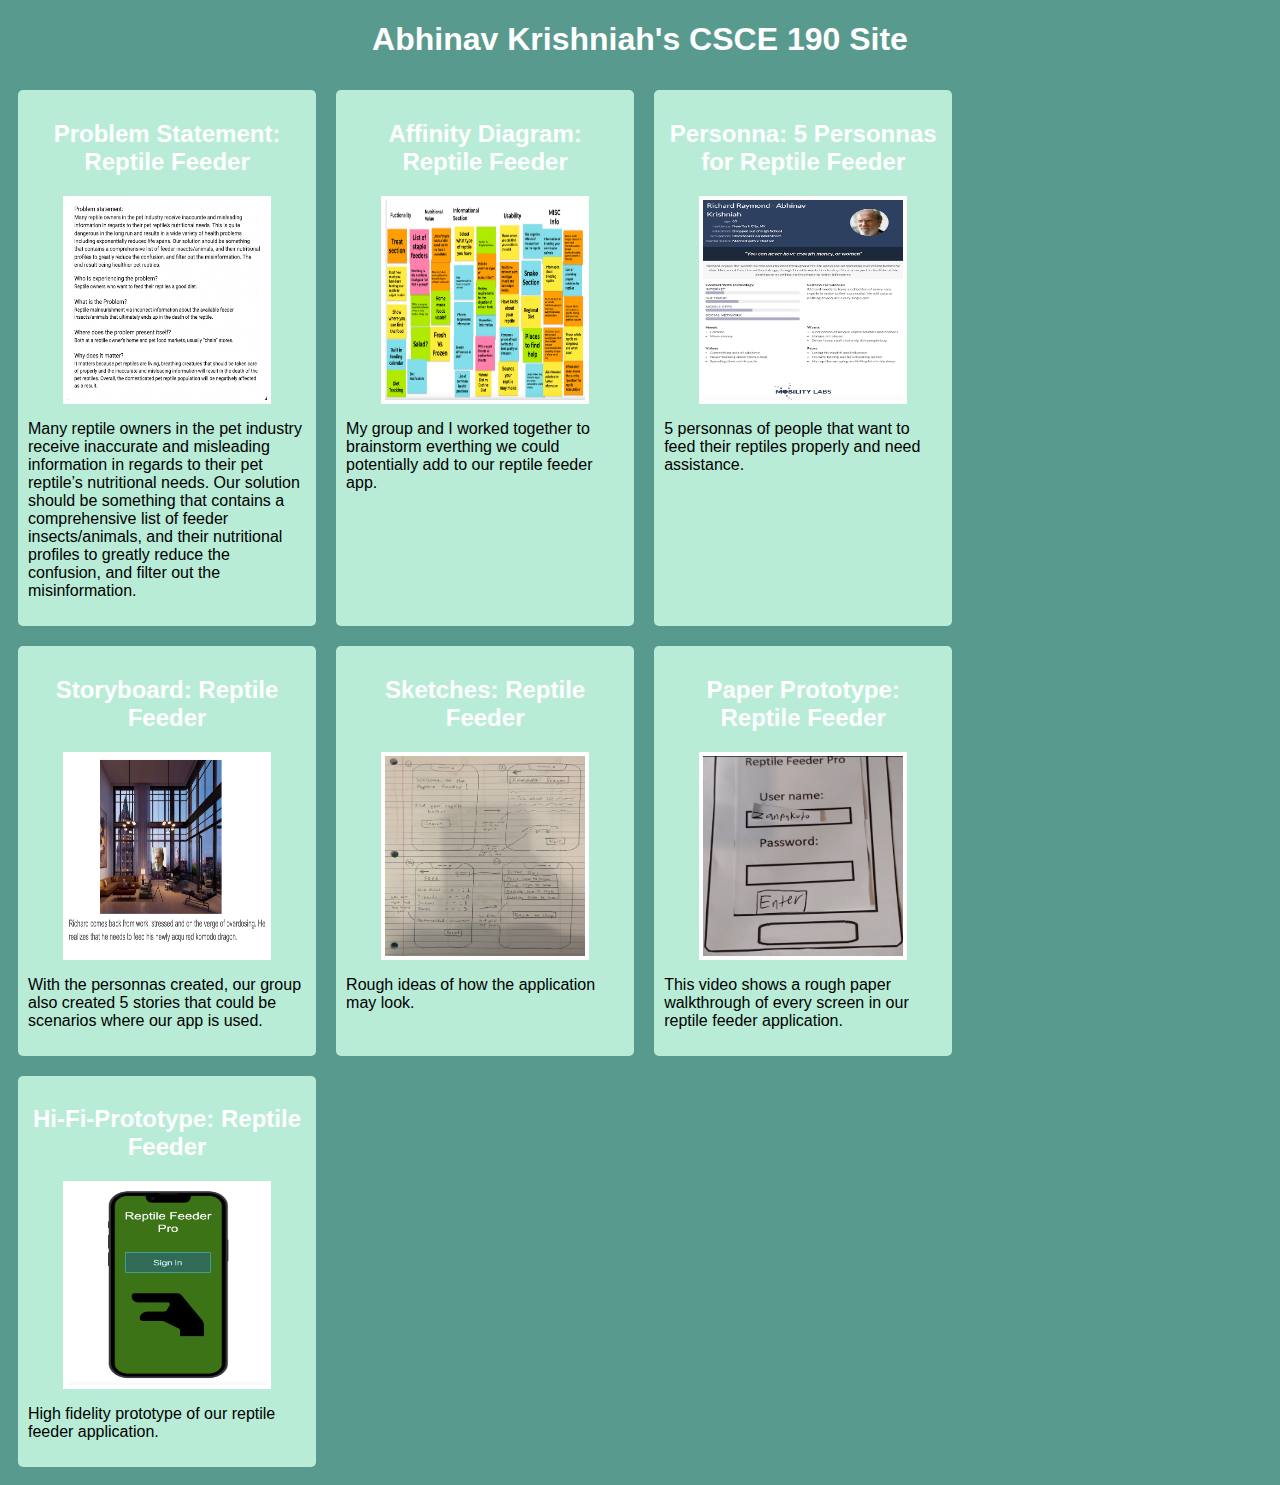
<file: index.html>
<!DOCTYPE html>
<html>
    <head>
        <title>CSCE 190: Abhinav Krishniah</title>
        <link rel="stylesheet" href="styles.css">
    </head>
    <body>
        <h1>Abhinav Krishniah's CSCE 190 Site</h1>

        <div class="assignments">
            <!-- Problem Statement Assignment-->
            <section class="assignment">
                <a href="files/problem-statement.pdf">
                    <h2>Problem Statement: Reptile Feeder</h2>
                </a>
                <a href="files/problem-statement.pdf">
                    <img src="images/problem-statement.png">
                </a>
                 <p>
                    Many reptile owners in the pet industry receive inaccurate and misleading information in regards to their pet reptile’s nutritional needs.  Our solution should be something  that contains a comprehensive list of feeder insects/animals, and their nutritional profiles to greatly reduce the confusion, and filter out the misinformation.
                </p>
            </section>

            <!-- Affinity Diagram Assignment-->
            <section class="assignment">
                <a href="files/affinity-diagram.pdf">
                    <h2>Affinity Diagram: Reptile Feeder</h2>
                </a>
                <a href="files/affinity-diagram.pdf">
                    <img src="images/affinity-diagram.png">
                </a>
                <p>
                    My group and I worked together to brainstorm everthing we could potentially add to our reptile feeder app.
                </p>
            </section>

            <!-- Personna Assignment-->
            <section class="assignment">
                <a href="files/personna.pdf">
                <h2>Personna: 5 Personnas for Reptile Feeder</h2>
                </a>
                <a href="files/personna.pdf">
                    <img src="images/personna.png">
                </a>
                <p>
                    5 personnas of people that want to feed their reptiles properly and need assistance.
                </p>
            </section>

            <!-- Storyboard Assignment-->
            <section class="assignment">
                <a href="files/storyboard.pdf">
                    <h2>Storyboard: Reptile Feeder</h2>
                </a>
                <a href="files/storyboard.pdf">
                    <img src="images/storyboard.png">
                </a>
                <p>
                    With the personnas created, our group also created 5 stories that could be scenarios where our app is used.
                </p>
            </section>

            <!-- Sketches Assignment-->
            <section class="assignment">
                <a href="files/sketches.pdf">
                    <h2>Sketches: Reptile Feeder</h2>
                </a>
                <a href="files/sketches.pdf">
                    <img src="images/sketches.png">
                </a>
                <p>
                    Rough ideas of how the application may look.
                </p>
            </section>

            <!-- Paper Prototype Assignment-->
            <section class="assignment">
                <a href="https://www.youtube.com/watch?v=VTLx-ZzdwPI">
                    <h2>Paper Prototype: Reptile Feeder</h2>
                </a>
                <a href="https://www.youtube.com/watch?v=VTLx-ZzdwPI">
                    <img src="images/paper-prototype.png">
                </a>
                <p>
                    This video shows a rough paper walkthrough of every screen in our reptile feeder application.
                </p>
            </section>

            <!-- Hi-Fi-Prototype Assignment-->
            <section class="assignment">
                <a href="files/hi-fi-prototype/src/index.html">
                    <h2>Hi-Fi-Prototype: Reptile Feeder</h2>
                </a>
                <a href="files/hi-fi-prototype/src/index.html">
                    <img src="images/hi-fi-prototype.png">
                </a>
                <p>
                    High fidelity prototype of our reptile feeder application.
                </p>
            </section>
        </div>
    </body>
<html>
</file>
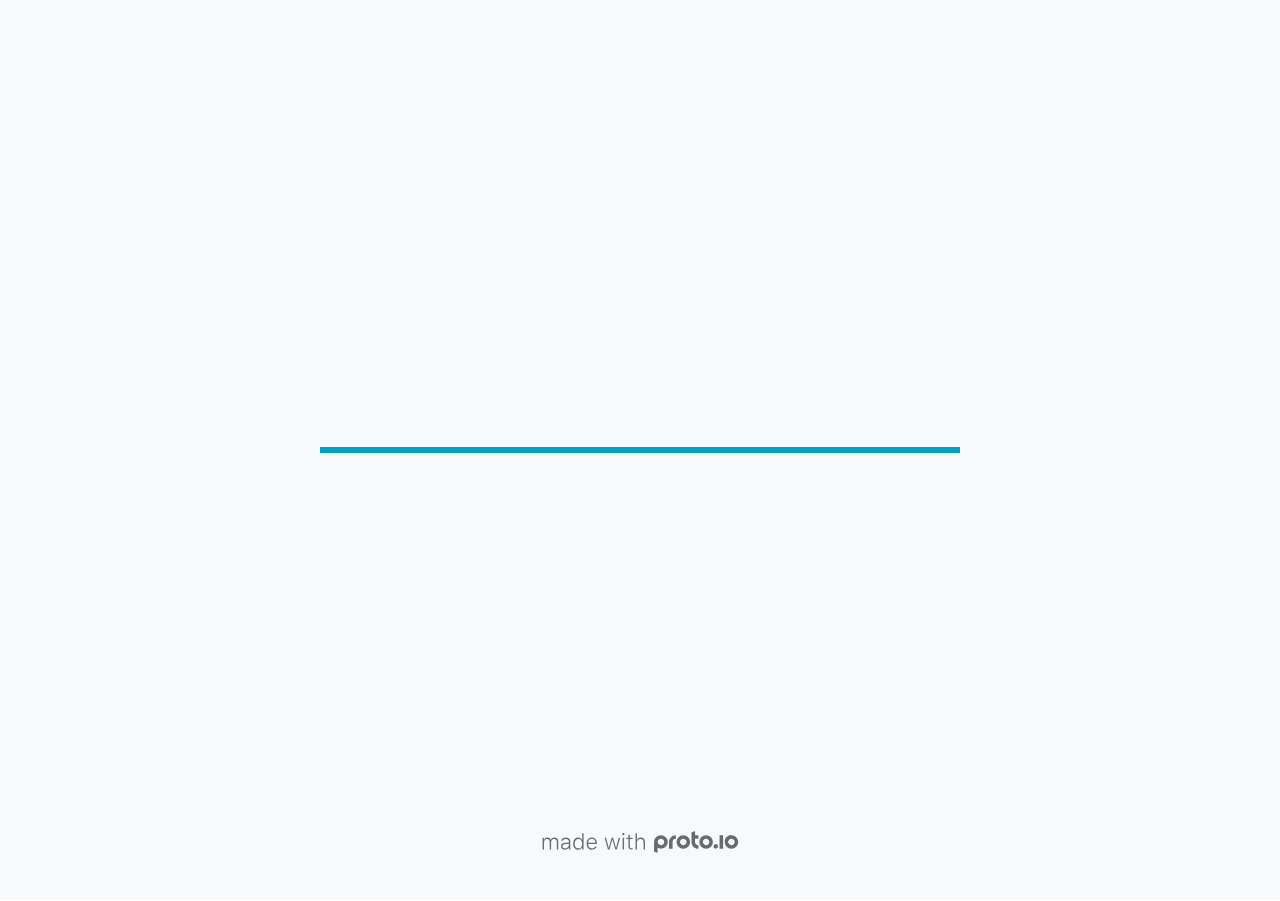
<file: files/hi-fi-prototype/src/index.html>
<!DOCTYPE HTML>
	<head>

		<meta charset="utf-8">

		<title>Gravitas Prototype - Proto.io</title>

		
			<meta name="HandheldFriendly" content="True">
			<meta name="MobileOptimized" content="390"> 

			
			
			
			<meta name="viewport" content="minimum-scale=1.00, maximum-scale=1.00, initial-scale=1.00, user-scalable=no, shrink-to-fit=no" />

			
				<meta name="apple-mobile-web-app-capable" content="yes" />
				<meta name="apple-mobile-web-app-status-bar-style" content="black-translucent" />
			

			<meta name="format-detection" content="telephone=no">


			

            
            <link rel="icon" sizes="192x192" href="./src/assets/branding/android-icon-hires.png">
            <link rel="icon" sizes="128x128" href="./src/assets/branding/android-icon.png">

            
            <link href="./src/assets/branding/apple-touch-icon-retina180.png" sizes="180x180" rel="apple-touch-icon">

            
            <link href="./src/assets/branding/apple-touch-icon-retina.png" sizes="114x114" rel="apple-touch-icon">

            
            <link href="./src/assets/branding/apple-touch-icon.png" sizes="57x57" rel="apple-touch-icon">

            
            <link href="./src/assets/branding/startup.png" media="(device-width: 320px)" rel="apple-touch-startup-image">

            
            <link href="./src/assets/branding/startup-retina.png" media="(device-width: 320px) and (device-height: 480px) and (-webkit-device-pixel-ratio: 2)" rel="apple-touch-startup-image">

            
            <link href="./src/assets/branding/startup-568.png" media="(device-width: 320px) and (device-height: 568px) and (-webkit-device-pixel-ratio: 2)" rel="apple-touch-startup-image">

            
            <link href="./src/assets/branding/startup-retina-6.png" media="(device-width: 375px) and (device-height: 667px) and (orientation: portrait) and (-webkit-device-pixel-ratio: 2)" rel="apple-touch-startup-image">

            
            <link href="./src/assets/branding/startup-retina-6plus.png" media="(device-width: 414px) and (device-height: 736px) and (orientation: portrait) and (-webkit-device-pixel-ratio: 3)" rel="apple-touch-startup-image">

            
            <link href="./src/assets/branding/startup-retina-6plus-landscape.png" media="(device-width: 414px) and (device-height: 736px) and (orientation: landscape) and (-webkit-device-pixel-ratio: 3)" rel="apple-touch-startup-image">

            
            <link href="./src/assets/branding/startup-ipad.png" media="(device-width: 768px) and (orientation: portrait)" rel="apple-touch-startup-image">

            
            <link href="./src/assets/branding/startup-ipad-landscape.png" media="(device-width: 768px) and (orientation: landscape)" rel="apple-touch-startup-image">

            
            <link href="./src/assets/branding/startup-ipad-retina.png" media="(device-width: 768px) and (orientation: portrait) and (-webkit-device-pixel-ratio: 2)" rel="apple-touch-startup-image">

            
            <link href="./src/assets/branding/startup-ipad-landscape-retina.png" media="(device-width: 768px) and (orientation: landscape) and (-webkit-device-pixel-ratio: 2)" rel="apple-touch-startup-image">

            
            <link href="./src/assets/branding/startup-ipad-pro.png" media="(device-width: 1024px) and (orientation: portrait) and (-webkit-device-pixel-ratio: 2)" rel="apple-touch-startup-image">

            
            <link href="./src/assets/branding/startup-ipad-pro-landscape.png" media="(device-width: 1024px) and (orientation: landscape) and (-webkit-device-pixel-ratio: 2)" rel="apple-touch-startup-image">

			<meta http-equiv="cleartype" content="on"> 


			 
		    <script type="text/javascript" src="./scripts/plugins/jquery/jquery.js"></script>

			
				<link rel="stylesheet" href="./stylesheets/player-export.css" />
				<script type="text/javascript" src="./scripts/player-export.js"></script>
			

			
			<script type="text/javascript" src="./libraries/common/components.js"></script> 
			<link type="text/css" rel="Stylesheet" href="./libraries/common/components.1.00.css" /> 

			
					<script type="text/javascript" src="./libraries/metro/components.js"></script> 
					<link type="text/css" rel="Stylesheet" href="./libraries/metro/components.1.00.css" /> 
				
					<script type="text/javascript" src="./libraries/ios7/components.js"></script> 
					<link type="text/css" rel="Stylesheet" href="./libraries/ios7/components.1.00.css" /> 
				
					<script type="text/javascript" src="./libraries/ios9/components.js"></script> 
					<link type="text/css" rel="Stylesheet" href="./libraries/ios9/components.1.00.css" /> 
				
				<script type="text/javascript" src="./data/data.js"></script> 
			
					<script type="text/javascript" src="./scripts/plugins/lottie/lottie.min.js"></script> 
					<script type="text/javascript" src="./bodymovin/bodymovinAnimations.js"></script> 

		<style>
			body { width: 390px; height: 844px; }
			.landscape, .landscape .prx-page { min-height: 390px; }
			.portrait, .portrait .prx-page { min-height: 844px; }
		</style>

		<script type="text/javascript">

			prx.ver = '6.8.11.0';
			prx.url.account = 'https://cadenwestover.proto.io';
			prx.url.staticassets = 'https://gal.proto.io';
			prx.url.devices = 'https://dteyv52hbg2at.cloudfront.net/devices';
			prx.url.static = 'https://dteyv52hbg2at.cloudfront.net';
			prx.url.siteurl = 'proto.io';
			prx.url.crossmsg = 'https://cadenwestover.proto.io';

			prx.nodejsassetsserver = {};
			prx.nodejsassetsserver.host = ".proto.io";
			prx.nodejsassetsserver.subdomainprefix = "https://a3";
			prx.nodejsassetsserver.maxsubdomains = "20";

			prx.device_library = 'ios9';
			prx.devices[prx.device] = {
				name: prx.device
				,defaultOrientation: 'portrait'
				,portrait_applies: 1 //new
				,portrait: [390,844]
				,landscape_applies: 1 //new
				,landscape: [844,390]
				,allow_orientation_change: 1 //new
				,statusbar_skin: 'default' // new
				,statusbarheightportrait: 0
				,statusbarheightlandscape: 0
				,navigationbar_skin: 'default' //new
				,navigationbarheightportrait: 0
				,navigationbarheightlandscape: 0
				,normalportrait: [390,844]
				,normallandscape: [844,390]
				,device_s3bucket: 'd745dfc1-3990-4cd7-b321-932497072f14'
				,dpr: '1.00'
				,deviceType: "iphone13"
                ,showiPhoneXNotch: false
                ,hasCustomSkinNotch: false
				,appleWatchRoundedCorners: false
				,scrollType: "default"
				,initialscale: 1.00
				,targetdensitydpi: "device-dpi"
			}
			// save a copy of the device in the player state
			prx.currentPlayerStatus.projectDevice = prx.toolbox.clone(prx.devices[prx.device]);
			prx.currentPlayerStatus.targetDevice = {"ISANDROIDTABLET":0,"ISIPOD":0,"ISCHROME":0,"ISIOS":1,"ISMSIE":0,"ISMOZILLA":0,"isAndroid-Pad":0,"ISOPERA":0,"ISWEBKIT":0,"SOSVERSION":{"CBUILDVER":"","CMAJORVER":"","CMINORVER":"","CTEXT":"","IMINORVER":0,"IMAJORVER":0,"IBUILDVER":0},"ISIPAD":0,"ISMOBILE":1,"ISSAFARI":0,"ISIPHONE":1,"ISWINDOWS":0,"ISWINDOWSTOUCH":0,"ISDEVICE":1,"ISANDROID":0,"ISCUSTOM":0};
			prx.releaseChannel = 'stable';

			prx.projectsettings.id = '2b2f5f1a-6f4e-4a61-b196-224c3a1b8ec1';
			prx.projectsettings.s3b = 'cadenwestover-1384777-a84d8d1c-f060-93a2-297e7acd2abedcc0';
			prx.projectsettings.account = 'cadenwestover';
			prx.projectsettings.statusbar = '0'; 
			prx.projectsettings.statusbarapplies = '0';
			prx.projectsettings.navigationbar = '0';
			prx.projectsettings.navigationbarapplies = '0';
			prx.projectsettings.initialpageid = -1;
			
			
			prx.projectsettings.flashactions = 1;
			prx.projectsettings.gatrackingcode = '';

			prx.export2html = '1' == true;
			prx.mobPlayer = 0;

			prx.user.country = 'US';

			prx.s3Links = []; 
			var sLinkedAssets = [];
			

			prx.csrf_token = '9C464F938D9ABF21FE89857ED26AC9E3C6127B0C6D239C4AF5EC1F5EEAF6BC36';

            

            
                            prx.assetsAccessToken = "eyJ0eXAiOiJKV1QiLCJhbGciOiJIUzI1NiJ9.eyJkIjp7InVpZCI6Ii0xIiwicHJvamVjdF9pZCI6IjJiMmY1ZjFhLTZmNGUtNGE2MS1iMTk2LTIyNGMzYTFiOGVjMSJ9LCJ2IjowLCJleHAiOjE2Njg4Mjk1NDIsImlhdCI6MTY2ODY0OTU0Mn0.5zgO0MJy0UlQrZ7RF-qpM1Quc6YvmpzJhEeORE-vVeo";

			prx.iniPlayer.iniPreLoad();

		</script>
	</head>

	

			<body class="player device-cursor-touch mobile-device-true " " id="mbd" >

				
				<div id="window-wrapper">
					<div id="dragarea"></div>
					<div id="statusbar"></div>
					<div id="underlay" style=""></div>

					<div class="prx-page" data-role="page" id="p-1" data-id="1"></div>
					
								<div class="prx-page" data-role="page" id="p-2" data-id="2"></div>
							
								<div class="prx-page" data-role="page" id="p-3" data-id="3"></div>
							
								<div class="prx-page" data-role="page" id="p-4" data-id="4"></div>
							
								<div class="prx-page" data-role="page" id="p-5" data-id="5"></div>
							
								<div class="prx-page" data-role="page" id="p-6" data-id="6"></div>
							
								<div class="prx-page" data-role="page" id="p-7" data-id="7"></div>
							
								<div class="prx-page" data-role="page" id="p-8" data-id="8"></div>
							
								<div class="prx-page" data-role="page" id="p-9" data-id="9"></div>
							
								<div class="prx-page" data-role="page" id="p-10" data-id="10"></div>
							
					<div id="navigationbar"></div>
					<div id="overlay"></div>
					<div id="trash"></div>
					<div id="quick-audios"></div>
				</div>

				 
			<div id="loader-wrapper">
				
				<div class="progress">
					<div class="progress-bar"></div>
				</div>
				<div id="poweredby"></div>
			</div>
			


			</body>
		

</html>
</file>
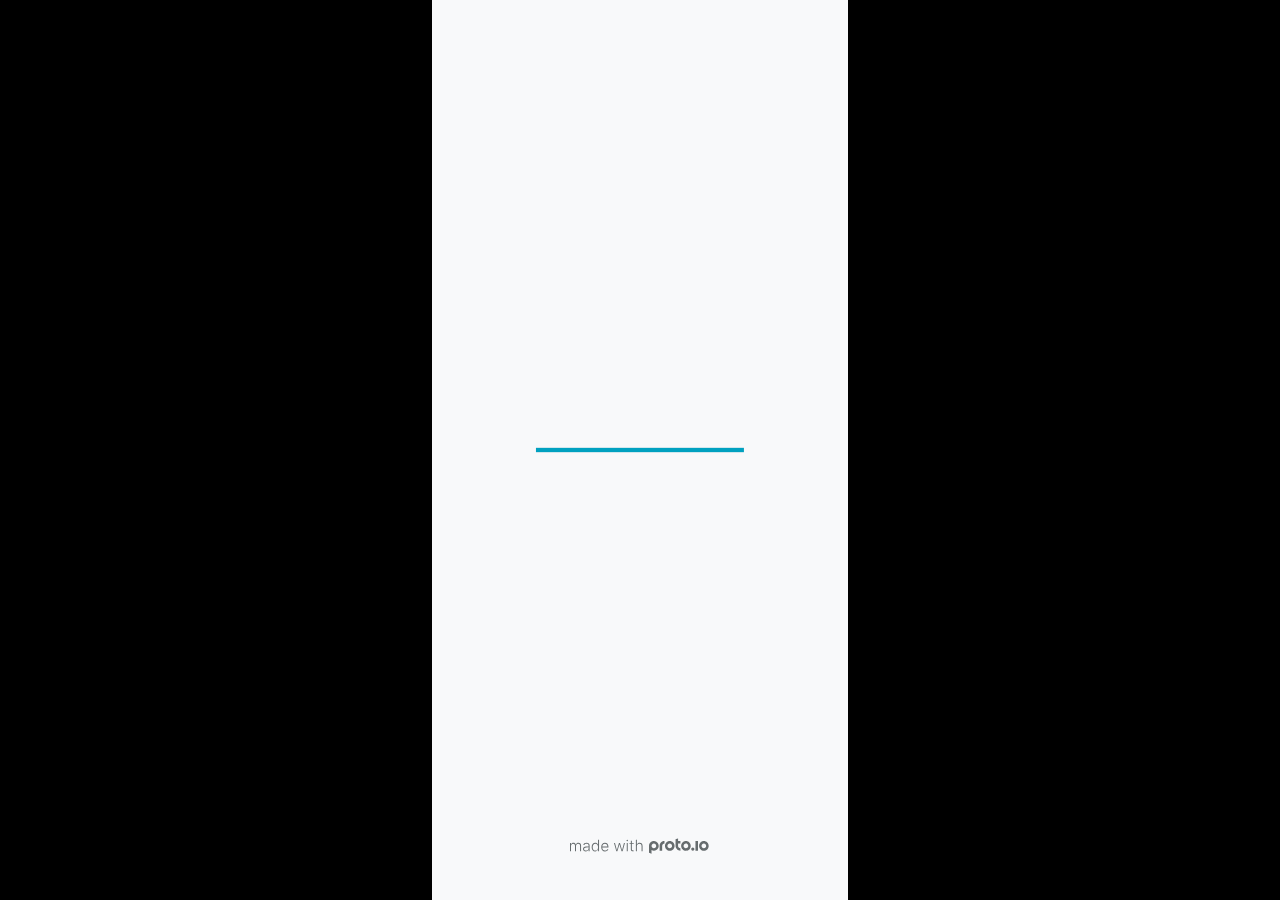
<file: files/hi-fi-prototype/fullscreen.html>
<!DOCTYPE HTML>
	<head>
		<meta charset="utf-8">

        
			<meta name="HandheldFriendly" content="True">
			<meta name="MobileOptimized" content="390"> 

			
			
			
			<meta name="viewport" content="minimum-scale=1, maximum-scale=1, initial-scale=1, user-scalable=no, shrink-to-fit=no" />

			
				<meta name="apple-mobile-web-app-capable" content="yes" />
				<meta name="apple-mobile-web-app-status-bar-style" content="black-translucent" />
			

			<meta name="format-detection" content="telephone=no">


			

            
            <link rel="icon" sizes="192x192" href="./src/assets/branding/android-icon-hires.png">
            <link rel="icon" sizes="128x128" href="./src/assets/branding/android-icon.png">

            
            <link href="./src/assets/branding/apple-touch-icon-retina180.png" sizes="180x180" rel="apple-touch-icon">

            
            <link href="./src/assets/branding/apple-touch-icon-retina.png" sizes="114x114" rel="apple-touch-icon">

            
            <link href="./src/assets/branding/apple-touch-icon.png" sizes="57x57" rel="apple-touch-icon">

            
            <link href="./src/assets/branding/startup.png" media="(device-width: 320px)" rel="apple-touch-startup-image">

            
            <link href="./src/assets/branding/startup-retina.png" media="(device-width: 320px) and (device-height: 480px) and (-webkit-device-pixel-ratio: 2)" rel="apple-touch-startup-image">

            
            <link href="./src/assets/branding/startup-568.png" media="(device-width: 320px) and (device-height: 568px) and (-webkit-device-pixel-ratio: 2)" rel="apple-touch-startup-image">

            
            <link href="./src/assets/branding/startup-retina-6.png" media="(device-width: 375px) and (device-height: 667px) and (orientation: portrait) and (-webkit-device-pixel-ratio: 2)" rel="apple-touch-startup-image">

            
            <link href="./src/assets/branding/startup-retina-6plus.png" media="(device-width: 414px) and (device-height: 736px) and (orientation: portrait) and (-webkit-device-pixel-ratio: 3)" rel="apple-touch-startup-image">

            
            <link href="./src/assets/branding/startup-retina-6plus-landscape.png" media="(device-width: 414px) and (device-height: 736px) and (orientation: landscape) and (-webkit-device-pixel-ratio: 3)" rel="apple-touch-startup-image">

            
            <link href="./src/assets/branding/startup-ipad.png" media="(device-width: 768px) and (orientation: portrait)" rel="apple-touch-startup-image">

            
            <link href="./src/assets/branding/startup-ipad-landscape.png" media="(device-width: 768px) and (orientation: landscape)" rel="apple-touch-startup-image">

            
            <link href="./src/assets/branding/startup-ipad-retina.png" media="(device-width: 768px) and (orientation: portrait) and (-webkit-device-pixel-ratio: 2)" rel="apple-touch-startup-image">

            
            <link href="./src/assets/branding/startup-ipad-landscape-retina.png" media="(device-width: 768px) and (orientation: landscape) and (-webkit-device-pixel-ratio: 2)" rel="apple-touch-startup-image">

            
            <link href="./src/assets/branding/startup-ipad-pro.png" media="(device-width: 1024px) and (orientation: portrait) and (-webkit-device-pixel-ratio: 2)" rel="apple-touch-startup-image">

            
            <link href="./src/assets/branding/startup-ipad-pro-landscape.png" media="(device-width: 1024px) and (orientation: landscape) and (-webkit-device-pixel-ratio: 2)" rel="apple-touch-startup-image">

			<meta http-equiv="cleartype" content="on"> 


			

		<title>Gravitas Prototype - Proto.io player</title>

		
				<link type="text/css" rel="stylesheet" href="./src/stylesheets/preview-letterbox-min.css">
				<script type="text/javascript" src="./src/scripts/preview-letterbox-min.js"></script>
			

		<script type="text/javascript">
			var prx = window.prx || {};
			prx.letterboxmode = true;
			prx.orientation = 'portrait';
			prx.orientations = {};
			prx.orientations.portrait = 1;
			prx.orientations.landscape = 1;
			prx.project = {};
			prx.project.id = '2b2f5f1a-6f4e-4a61-b196-224c3a1b8ec1';
			prx.project.title = 'Gravitas Prototype';
			prx.project.version = 0;
			prx.project.livepreview = 0;
			prx.project.account = "cadenwestover";
			prx.activePage = {};
			
				prx.user = false;
			
			prx.flashactions = 1;

			prx.device_library = 'ios9';
			prx.device = {
					name: prx.device
					,caption: "iPhone 13"
					,defaultOrientation: 'portrait'
					,portrait_applies: 1 //new
					,portrait: [390,844]
					,landscape_applies: 1 //new
					,landscape: [844,390]
					,allow_orientation_change: 1 && 1 //new

			}

			prx.url.crossmsg = 'https://cadenwestover.proto.io';
			prx.ver = '6.8.11.0';
			prx.exitFullScreenUrl = 'https://cadenwestover.proto.io/player/index.cfm?id=2b2f5f1a-6f4e-4a61-b196-224c3a1b8ec1';
			prx.openURL = '';
			prx.downloadURL = '';

			
		</script>

		

	</head>

	<body>

		
				<iframe id="pio-playerframe" src="./src/index.html" scrolling="NO" style="width: 390px; height: 844px;" webkitAllowFullScreen mozallowfullscreen allowFullScreen allowvr allow="autoplay"></iframe>
				
						<script type="text/javascript">
							// remove parameter from address bar immediately if no changes
							let url = new URL(window.location.href);
							url.searchParams.delete('hc');
							url.searchParams.delete('ap');
							window.history.replaceState({}, document.title, url.toString());
						</script>
					
	</body>

</html>
</file>
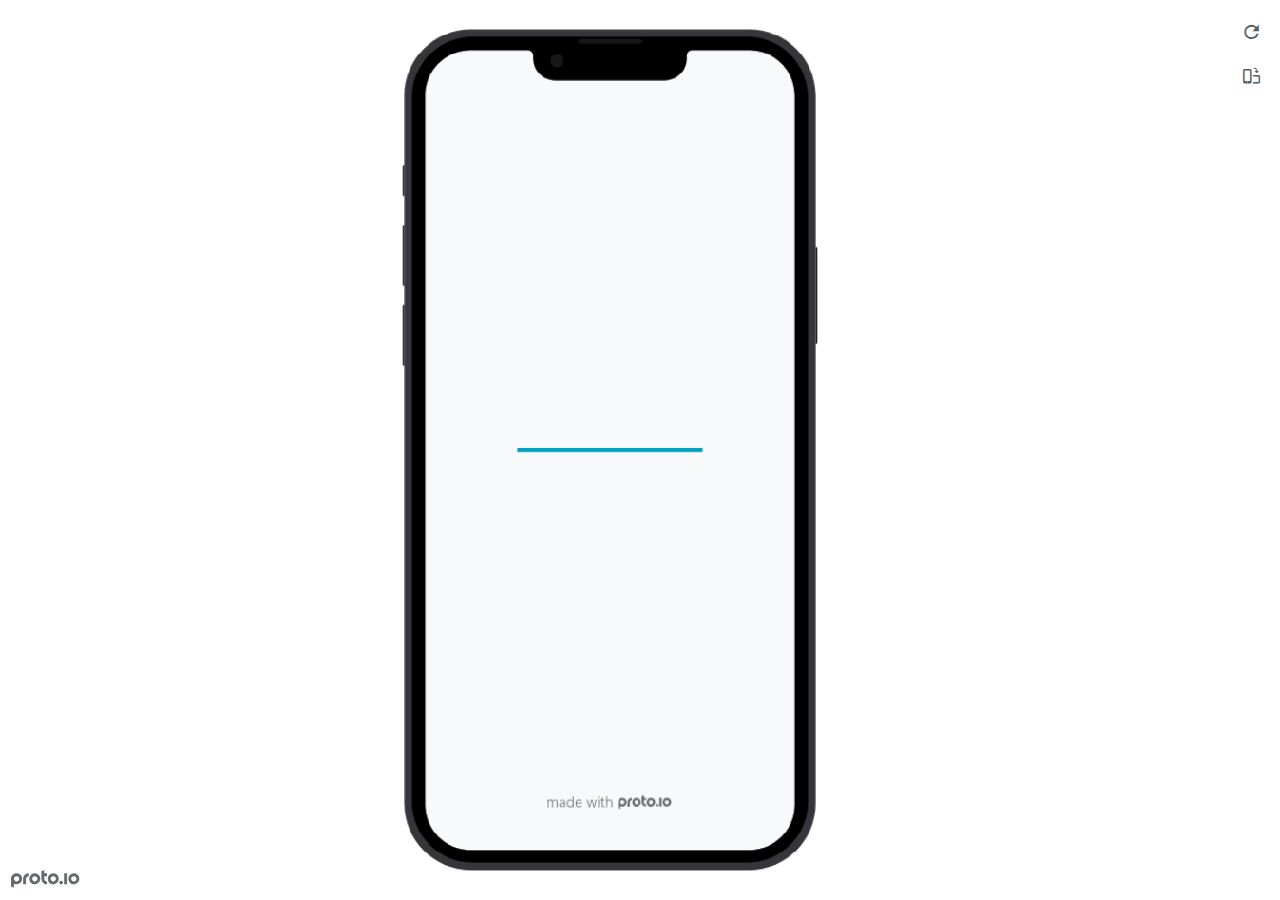
<file: files/hi-fi-prototype/preview.html>
<!DOCTYPE HTML>
    <head>
    <meta charset="utf-8">

    <title>Gravitas Prototype - Proto.io player</title>

    
				<link type="text/css" rel="stylesheet" href="./src/stylesheets/preview-export-min.css">
				<script type="text/javascript" src="./src/scripts/preview-export-min.js"></script>
			

    <script type="text/javascript">
        var prx = window.prx || {};
        prx.orientation = 'portrait';
        prx.orientations = {};
        prx.orientations.portrait = 1;
        prx.orientations.landscape = 1;
        prx.project = {};
        prx.project.id = '2b2f5f1a-6f4e-4a61-b196-224c3a1b8ec1';
        prx.project.title = 'Gravitas Prototype';
        prx.project.version = 0;
        prx.project.livepreview = 0;
        prx.project.account = "cadenwestover";
        prx.activePage = {};
        prx.usercountry = "us";
        
            prx.user = false;
        
        prx.skin = 'apple-phone-iphone13_13pro-1';
        prx.ver = '6.8.11.0';
        //prx.flashactions = 1;
		prx.flashactions = 1; //we are not using the DB value anymore

        prx.nodejsassetsserver = {};
        prx.nodejsassetsserver.host = ".proto.io";
        prx.nodejsassetsserver.subdomainprefix = "https://a3";
        prx.nodejsassetsserver.maxsubdomains = "20";
        prx.account = "cadenwestover";
        prx.browserShowScreenshots = 'true';
        prx.url.crossmsg = 'https://cadenwestover.proto.io';
        prx.playerUrl = 'https://cadenwestover.proto.io/player/';
        prx.fullScreenUrl = 'https://cadenwestover.proto.io/player/fullscreen/index.cfm?id=2b2f5f1a-6f4e-4a61-b196-224c3a1b8ec1';
        prx.spaces = false;
        prx.csrf_token = '56675755468706E1024D542EBAF2EA1AC8EBE00F71531020AFF9286E3FCC6CBC';

        prx.bShowPlayerBetaPrompt = false;

        

    </script>

    

</head>


<body style="background-color:#FFFFFF">

    

    <div class="page-sidebar">
        
        <div class="sidebar-action-buttons">

            
                <span class="header-action-button player-icon-reload embed-icon-reload" id="refresh-preview">
                    <span class="tooltip">Refresh preview</span>
                </span>
                
                    <span  class="header-action-button player-icon-rotate embed-icon-rotate" id="change-orientation">
                        <span class="tooltip">Change orientation</span>
                    </span>
                

            <div class="header-action-button player-icon-enter-fullscreen-mode-icon" id="go-fullscreen">
                <span class="tooltip">Go full screen</span>
            </div>
        </div>

    </div>

    <div id="maincontent" class="portrait">

        <div id="shortcut-pressed-outer">
            <div id="shortcut-pressed"></div>
        </div>
        

			<div class="frame_generic">
				
				<div class="body_generic skin_apple-phone-iphone13_13pro-1 skin-wrapper skin-os-apple skin-device-phone skin-model-iphone13_13pro skin-size-1 skin-color-black skin-orientation-portrait skin-dimensions-390-844">

					<div class="buttons top"></div>
					<div class="detail-top"></div>
					<div class="web-search"></div>
					<div class="buttons left"></div>

					<div class="body_generic_inner">
						
						<iframe id="pio-playerframe" src="./src/index.html" scrolling="NO" style="width: 390px; height: 844px;" webkitAllowFullScreen mozallowfullscreen allowFullScreen allowvr allow="autoplay"></iframe>
						
                                <script type="text/javascript">
                                    // remove parameter from address bar immediately if no changes
                                    let url = new URL(window.location.href);
                                    url.searchParams.delete('hc');
									url.searchParams.delete('ap');
                                    window.history.replaceState({}, document.title, url.toString());
                                </script>
                            
					</div>

					<div class="buttons right"></div>
					<div class="detail-bottom"></div>
				</div>
				
			</div>
		
    </div>

    

    
            <div id="branding"></div>
        
</body>


<script type="text/javascript">
    
</script>
</html>
</file>
<file: styles.css>
body {
    background:#589A8D;
    font-family:Arial, Helvetica, sans-serif;
}

.assignments{
    display:flex;
    flex-wrap:wrap;
}

.assignment {
    width:22%;
    padding:10px;
    margin:10px;
    padding:20px 10;
    background:#B8ECD7;
    border-radius:5px;
}

.assignment img {
    width:200px;
    height:200px;
    margin:20px;
    border:4px solid #fff;
    display:block;
    margin:auto;
}

.assignment img:hover{
    border:4px solid #083643;
}

h1 {
    color: #fff;
    text-align:center;
}

h1:hover{
    color:#083643;
}

h2  {
    text-align:center;
}

a {
    text-decoration:none;
    color: #fff;
}

a:hover {
    color:#083643;
}
</file>
<file: files/hi-fi-prototype/src/stylesheets/player-export.css>
/*!
 * 
 *                                                                       
 *                              ::;;;;                                   
 *    ::,,,,::    ::,,  ,,,,::::::11ii::,,::,,,,::      ::::,,::,,,,::   
 *  ,,111111ii,,::1111::111111ii::111111::111111ii,,    ii11,,ii111111,, 
 *  11ii::;;11;;ii11::iiii::;;11;;11ii::ii11::::11ii    ii11;;11;;::ii11 
 *  11;;  ::11ii11;;::11ii  ::11ii11ii,,iiii..  iiii    ii11;;11::  ;;11 
 *  1111;;ii11;;11;;,,ii11::ii11;;ii11;;;;11;;;;11;;;;;;ii11::11ii;;11ii 
 *  11111111;;::11;;  ::ii1111;;  ::ii11::ii1111ii::11ii;;11,,;;1111ii:: 
 *  11;;,,::  ,,::,,      ::,,        ::::  ::::    ,,,,::::    ::,,     
 *  ;;;;                                                                 
 *                                                                       
 *  Build: 11/8/2022, 10:20:15 AM
 */

/*!
 * Waves v0.5.5
 * http://fian.my.id/Waves
 *
 * Copyright 2014 Alfiana E. Sibuea and other contributors
 * Released under the MIT license
 * https://github.com/fians/Waves/blob/master/LICENSE
 */.mask-inner{position:relative;background-size:100% 100%;background-repeat:no-repeat}.mask-inner .mask-inner{transform:none!important}.mask-border .mborder,.mask-filter{height:100%;width:100%}.mask-border .mborder{border:1px solid hsla(0,0%,100%,.8);position:absolute;pointer-events:none}.mask-border .area-border{border:1px solid #00a1c0;left:0;top:0;position:absolute;transform-origin:0 0;box-sizing:border-box}.mask-border .mask-radius{width:100%;height:100%;overflow:hidden;position:absolute}.mask-border .mask-radius .mask-radius-border{position:relative;width:100%;height:100%;border:1px solid hsla(0,0%,100%,.8)}.mask-border.hide-handles .prx-resizable-handle{opacity:0;pointer-events:none!important}.mask-border.hide-handles .area-border{border:1px dashed #b4bcbf}.mask-wrapper{overflow:hidden;height:100%;pointer-events:none}.mask-wrapper.borderPos-inside{box-sizing:border-box}.mask-wrapper.borderPos-outside{width:100%;height:100%}.mask-wrapper.borderPos-outside .mask-inner{box-sizing:content-box}.mask-edit-mode-handles{pointer-events:none}.mask-edit-mode-handles.hide-handles .prx-resizable-handle,.mask-edit-mode-handles.hide-handles .prx-rotate-handle{opacity:0;pointer-events:none!important}.mask-edit-mode-handles.hide-handles .xborder{border-color:#b4bcbf!important}abbr,address,article,aside,audio,b,blockquote,body,caption,cite,code,dd,del,dfn,div,dl,dt,em,fieldset,figure,footer,form,h1,h2,h3,h4,h5,h6,header,hgroup,html,i,iframe,img,ins,kbd,label,legend,li,mark,menu,nav,object,ol,p,pre,q,samp,section,small,span,strong,sub,sup,table,tbody,td,tfoot,th,thead,time,tr,ul,var,video{margin:0;padding:0;border:0;outline:0;font-size:100%;background:transparent}article,aside,details,figcaption,figure,footer,header,hgroup,nav,section{display:block}audio,canvas,video{display:inline-block;*display:inline;*zoom:1}[hidden],audio:not([controls]){display:none}html{font-size:100%;-webkit-text-size-adjust:100%;-ms-text-size-adjust:100%}body{margin:0;font-size:13px}body,button,input,select,textarea{font-family:sans-serif;color:#222}a{color:#00e}a:visited{color:#551a8b}a:hover{color:#06e}a:focus{outline:thin dotted}a:active,a:hover{outline:0}abbr[title]{border-bottom:1px dotted}b,strong{font-weight:700}blockquote{margin:1em 40px}dfn{font-style:italic}hr{display:block;height:1px;border:0;border-top:1px solid #ccc;margin:1em 0;padding:0}ins{background:#ff9;text-decoration:none}ins,mark{color:#000}mark{background:#ff0;font-style:italic;font-weight:700}code,kbd,pre,samp{font-family:monospace,serif;_font-family:courier new,monospace;font-size:1em}pre{white-space:pre;white-space:pre-wrap;word-wrap:break-word}q{quotes:none}q:after,q:before{content:"";content:none}small{font-size:85%}sub,sup{font-size:75%;line-height:0;position:relative;vertical-align:baseline}sup{top:-.5em}sub{bottom:-.25em}ol,ul{margin:1em 0;padding:0 0 0 40px}dd{margin:0 0 0 40px}nav ol,nav ul{list-style:none;list-style-image:none;margin:0;padding:0}img{border:0;-ms-interpolation-mode:bicubic}svg:not(:root){overflow:hidden}figure,form{margin:0}fieldset{margin:0}fieldset,legend{border:0;padding:0}legend{*margin-left:-7px}button,input,select,textarea{font-size:100%;margin:0;vertical-align:baseline;*vertical-align:middle}button,input{line-height:normal;*overflow:visible}table button,table input{*overflow:auto}[role=button],button,input[type=button],input[type=reset],input[type=submit]{-webkit-appearance:button}input[type=checkbox],input[type=radio]{box-sizing:border-box;padding:0}input[type=search]{-webkit-appearance:textfield;-moz-box-sizing:content-box;-webkit-box-sizing:content-box;box-sizing:content-box}input[type=search]::-webkit-search-decoration{-webkit-appearance:none}button::-moz-focus-inner{border:0;padding:0}textarea{overflow:auto;vertical-align:top;resize:vertical}input:invalid,textarea:invalid{background-color:#f0dddd}table{border-collapse:collapse;border-spacing:0}td{vertical-align:top}.nocallout{-webkit-touch-callout:none}textarea[contenteditable]{-webkit-appearance:none}.gifhidden{position:absolute;left:-100%}.ir{display:block;border:0;text-indent:-999em;overflow:hidden;background-color:transparent;background-repeat:no-repeat;text-align:left;direction:ltr}.ir br{display:none}.hidden{display:none!important;visibility:hidden}.visuallyhidden{border:0;clip:rect(0 0 0 0);height:1px;margin:-1px;overflow:hidden;padding:0;position:absolute;width:1px}.visuallyhidden.focusable:active,.visuallyhidden.focusable:focus{clip:auto;height:auto;margin:0;overflow:visible;position:static;width:auto}.invisible{visibility:hidden}.clearfix:after,.clearfix:before{content:"";display:table}.clearfix:after{clear:both}.clearfix{*zoom:1}@media print{*{background:transparent!important;color:#000!important;text-shadow:none!important;filter:none!important;-ms-filter:none!important}a,a:visited{text-decoration:underline}a[href]:after{content:" (" attr(href) ")"}abbr[title]:after{content:" (" attr(title) ")"}.ir a:after,a[href^="#"]:after,a[href^="javascript:"]:after{content:""}blockquote,pre{border:1px solid #999;page-break-inside:avoid}thead{display:table-header-group}img,tr{page-break-inside:avoid}img{max-width:100%!important}@page{margin:.5cm}h2,h3,p{orphans:3;widows:3}h2,h3{page-break-after:avoid}}#eval-iframe{display:none}body{-webkit-appearance:none;-webkit-box-flex:1;-webkit-touch-callout:none;-webkit-tap-highlight-color:rgba(0,0,0,0)}*{-webkit-user-select:none;-khtml-user-select:none;-moz-user-select:-moz-none;-o-user-select:none;user-select:none}input,textarea{-webkit-user-select:text;-khtml-user-select:text;-moz-user-select:text;-o-user-select:text;user-select:text}#dragarea{font-family:Helvetica,Arial,sans-serif;text-align:left}.text{height:95%;overflow:auto}.wrap{overflow:hidden}.pos,.spos{position:absolute}.action-highlight{position:absolute;top:0;left:0;height:100%;width:100%;background:rgba(255,255,0,.5);background:rgba(64,208,255,.3);opacity:0;pointer-events:none;-webkit-transition:opacity .2s ease-in;transition:opacity .2s ease-in;border:2px solid #40c8f4;padding:3px;box-sizing:border-box}.action-highlight-simple-visible,.action-highlight-visible{opacity:1}#appModeNote{background-color:#333;border-top:5px solid #000;bottom:0;color:#f0f0f0;display:none;font-family:helvetica;left:0;padding:10px 0;position:fixed;text-align:center;width:100%}#appModeNote em{display:block;font-size:20px;font-weight:700;line-height:26px}#appModeNote span{display:block;font-size:14px;line-height:20px}.hidden{display:none}.prx-page.loadedFrom{display:block}.prx-page.loadedTo{z-index:999999}.prx-page.loadedTo-1{z-index:10000000}.prx-page.loadedTo-2{z-index:10000001}.prx-page.loadedTo-3{z-index:10000002}.prx-page.loadedTo-4{z-index:10000003}.prx-page.loadedTo-5{z-index:10000004}.prx-page.loadedTo-6{z-index:10000005}.prx-page.loadedTo-7{z-index:10000006}.prx-page.loadedTo-8{z-index:10000007}.prx-page.loadedTo-9{z-index:10000008}.prx-page.loadedTo-10{z-index:10000009}.prx-page.loadedTo-11{z-index:10000010}.prx-page.loadedTo-12{z-index:10000011}.prx-page.loadedTo-13{z-index:10000012}.prx-page.loadedTo-14{z-index:10000013}.prx-page.loadedTo-15{z-index:10000014}.prx-page.loadedTo-16{z-index:10000015}.prx-page.loadedTo-17{z-index:10000016}.prx-page.loadedTo-18{z-index:10000017}.prx-page.loadedTo-19{z-index:10000018}.prx-page.loadedTo-20{z-index:10000019}.prx-page.loadedTo-21{z-index:10000020}.prx-page.loadedTo-22{z-index:10000021}.prx-page.loadedTo-23{z-index:10000022}.prx-page.loadedTo-24{z-index:10000023}.prx-page.loadedTo-25{z-index:10000024}.prx-page.loadedTo-26{z-index:10000025}.prx-page.loadedTo-27{z-index:10000026}.prx-page.loadedTo-28{z-index:10000027}.prx-page.loadedTo-29{z-index:10000028}.prx-page.loadedTo-30{z-index:10000029}#navigationbar,#statusbar{background:transparent 0 0;display:block;width:100%;border:0;top:0;position:fixed;z-index:1}#loader-wrapper{background:#f8f9fa;height:100%;left:0;position:fixed;top:0;width:100%;z-index:99999;font-size:11px}#loader-wrapper .progress{position:absolute;top:50%;left:50%;transform:translate(-50%,-50%);-ms-transform:translate(-50%,-50%);-webkit-transform:translate(-50%,-50%);width:50%;height:4px;background-color:#ddd}#loader-wrapper .progress-bar{position:relative;width:0;height:4px;-webkit-transition:.4s linear;-moz-transition:.4s linear;-o-transition:.4s linear;transition:.4s linear;-webkit-transition-property:width,background-color;-moz-transition-property:width,background-color;-o-transition-property:width,background-color;transition-property:width,background-color}#loader-wrapper .progress-bar:before,.progress-bar:after{content:"";position:absolute;top:0;left:0;right:0}#loader-wrapper .progress-bar:before{bottom:0;background-color:#ddd}#loader-wrapper .progress-bar:after{z-index:2;bottom:0;background:#00a1c0}#loader-wrapper #app-icon{position:absolute;top:50%;left:50%;transform:translate(-50%,-150%);-ms-transform:translate(-50%,-150%);-webkit-transform:translate(-50%,-150%);width:114px;height:114px}#loader-wrapper #poweredby{position:absolute;bottom:5%;left:50%;transform:translate(-50%);-ms-transform:translate(-50%);-webkit-transform:translate(-50%);width:100%;height:16px;background-image:url(/images/player/player-logo.svg);background-repeat:no-repeat;background-position:top;background-size:auto 200%;z-index:99999}body{-moz-transition:opacity .3s linear;-o-transition:opacity .3s linear;-webkit-transition:opacity .3s linear;transition:opacity .3s linear}.reloading{background:#fff!important;opacity:0}@media (min-width:481px) and (max-width:1079px){#loader-wrapper .progress,#loader-wrapper .progress-bar{height:4px}}@media (min-width:1080px){#loader-wrapper #poweredby{height:24px}#loader-wrapper .progress,#loader-wrapper .progress-bar{height:6px}}@media (width:1280px) and (height:768px){#loader-wrapper .progress,#loader-wrapper .progress-bar{height:2px}}.pointer-events-none{pointer-events:none!important}body .prx-page{-webkit-trans1form:translate3d(0,0,0)}.prx-page .type-symbol .box{-w1ebkit-transform:translateZ(0)}html{background:transparent}body{background:#fff;overflow:hidden}body.mobile-device-true *{-webkit-text-size-adjust:100%}body.mobile-device-false *{-webkit-text-size-adjust:initial}#window-wrapper{width:100%;height:100%;overflow:hidden;position:relative}#dragarea{background:transparent;display:none}#overlay,#quick-audios,#trash,#underlay{position:absolute;top:0;left:0}#quick-audios,#trash{display:none}.visible{display:block!important}.iScrollHorizontalScrollbar,.iScrollVerticalScrollbar{z-index:auto!important}.overlay{position:fixed;left:0;right:0;bottom:0;top:0}.ui-mobile-viewport-transitioning,.ui-mobile-viewport-transitioning .prx-page{o1verflow:visible!important}.box[style*="z-index:0;"],.box[style*="z-index: 0;"]{z-index:auto!important}.box[data-mpoverlay="1"]{pos1ition:fixed}#temp-for-external-link{display:none}#dragarea,html{background:transparent!important}.hide{display:none!important}*{outline:none}.ghost-component,.ghost-component *,.ghost-component .box *{pointer-events:none!important}#statusbar{position:fixed!important}.prx-page{position:absolute;display:none}.prx-page.prx-page-active,.prx-page[class*=prx-page-transitioning-]{display:block}.prx-page[class*=prx-page-transitioning-]{overflow:hidden}.prx-page.prx-page-transitioning-overlay-in-source,.prx-page.prx-page-transitioning-overlay-out-target{overflow:visible}.prx-page.prx-page-below{z-index:10}.prx-page.prx-page-above{z-index:20}#overlay{z-index:30}.prx-page.prx-page-transition-flip,.prx-page.prx-page-transition-turn{-webkit-backface-visibility:hidden;-moz-backface-visibility:hidden;backface-visibility:hidden}.prx-page.prx-page-transition-turn{-webkit-transform:translateZ(0);-moz-transform:translateZ(0);-webkit-transform-origin:0 center;-moz-transform-origin:0 center;transform-origin:0 center;transform:translateZ(0)}.prx-page.prx-page-transition-flow:not(.prx-page-transition-flow-overlay),.prx-page.prx-page-transition-overlay-top{box-shadow:0 0 20px rgba(0,0,0,.4)}.prx-page-above.prx-page-transition-notificationInWatchOS{transition:background-color .45s ease-out}.prx-page-above.prx-page-transition-notificationInWatchOS.prx-page-transition-notificationInWatchOS-notification-in{background-color:transparent!important;transition:background-color 0s ease-out}.device-cursor-touch,.device-cursor-touch *{cursor:url(/images/player/touch-cursor-64.png) 32 32,default!important;cursor:-webkit-image-set(url("/images/player/touch-cursor-64.png") 1x,url("/images/player/touch-cursor-64@2x.png") 2x) 32 32,default!important}.device-cursor-web,.device-cursor-web *{cursor:default}.device-cursor-web .delayedtap,.device-cursor-web .delayedtap *,.device-cursor-web .interaction-click,.device-cursor-web .interaction-click *,.device-cursor-web .interaction-tap,.device-cursor-web .interaction-tap *,.device-cursor-web .release,.device-cursor-web .release *,.device-cursor-web .touch,.device-cursor-web .touch *{cursor:pointer;cursor:hand}.device-cursor-web [data-component-type=text]{cursor:default}.device-cursor-web .move,.device-cursor-web .move *{cursor:move}.device-cursor-web input,.device-cursor-web textarea{cursor:text}.do-chrome-fix #window-wrapper{-webkit-perspective:1}.do-chrome-fix .pos{-webkit-backface-visibility:hidden;-webkit-transform:translateZ(0)}.do-chrome-fix *{-w1ebkit-transform:translateZ(0) scale(1) scaleX(1) skew(0deg,0deg) skewX(0deg) skewY(0deg) rotateX(0deg) rotateY(0deg) rotate(0deg)}.do-chrome-fix.dont-do-chrome-fix #window-wrapper{-webkit-perspective:none}.do-chrome-fix.dont-do-chrome-fix .pos{-webkit-backface-visibility:visible;-webkit-transform:none}.prx-page-transitioning:not(.prx-page-transitioning-overlay-in-source):not(.loadedFrom) [data-mpoverlay="1"]{display:none}#fps{position:fixed;z-index:9999;font-size:18px;top:20px;left:20px;background:rgba(0,0,0,.8);border-radius:6px;color:#fff;padding:3px 10px}#fps,.cbutton{pointer-events:none}.cbutton{position:absolute;display:inline-block;padding:0;border:none;background:none;color:#286aab;font-size:1.4em;overflow:visible;-webkit-transition:color .7s;transition:color .7s;-webkit-tap-highlight-color:rgba(0,0,0,0)}.cbutton.cbutton--click,.cbutton:focus{outline:none;color:#3c8ddc}.cbutton:after{position:absolute;width:100%;height:100%;border-radius:50%;content:"";opacity:0;pointer-events:none}.cbutton--effect-jelena:after{border:3px solid hsla(0,0%,82.7%,.7)}.cbutton--effect-jelena.cbutton--click:after{-webkit-animation:anim-effect-jelena .3s ease-out forwards;animation:anim-effect-jelena .3s ease-out forwards}@-webkit-keyframes anim-effect-jelena{0%{opacity:1;-webkit-transform:scale3d(.6,.6,1);transform:scale3d(.6,.6,1)}to{opacity:0;-webkit-transform:scale3d(1.2,1.2,1);transform:scale3d(1.2,1.2,1)}}@keyframes anim-effect-jelena{0%{opacity:1;-webkit-transform:scale3d(.5,.5,1);transform:scale3d(.5,.5,1)}to{opacity:0;-webkit-transform:scale3d(1.2,1.2,1);transform:scale3d(1.2,1.2,1)}}.cbutton--effect-sanja:after{background:hsla(0,0%,75.3%,.3)}.cbutton--effect-sanja.cbutton--click:after{-webkit-animation:anim-effect-sanja 1s ease-out forwards;animation:anim-effect-sanja 1s ease-out forwards}@-webkit-keyframes anim-effect-sanja{0%{opacity:1;-webkit-transform:scale3d(.5,.5,1);transform:scale3d(.5,.5,1)}25%{opacity:1;-webkit-transform:scaleX(1);transform:scaleX(1)}to{opacity:0;-webkit-transform:scaleX(1);transform:scaleX(1)}}@keyframes anim-effect-sanja{0%{opacity:1;-webkit-transform:scale3d(.5,.5,1);transform:scale3d(.5,.5,1)}25%{opacity:1;-webkit-transform:scaleX(1);transform:scaleX(1)}to{opacity:0;-webkit-transform:scaleX(1);transform:scaleX(1)}}#log{position:fixed;z-index:9999;font-size:24px;top:20px;right:20px;pointer-events:none}.watchOSscrollbars .iScrollVerticalScrollbar{position:fixed!important;width:12px!important;background-color:hsla(0,0%,100%,.3)!important;border-radius:8px!important;z-index:99999!important}.watchOSscrollbars .iScrollIndicator{background:#fff!important;border-radius:8px!important;left:2px!important;width:8px!important}.applewatch-rounded-corners{-webkit-clip-path:inset(0 0 0 0 round 63px);clip-path:inset(0 0 0 0 round 63px)}.group-action-prediv{position:absolute}.player .type-symbol.type-symbol-transparent .group-action-prediv{pointer-events:auto}.initialise-hidden-container{display:block!important;visibility:hidden!important}.a-enter-vr{height:0!important}.fullscreen-vr .prx-page{transform:none!important;position:fixed!important}

/*!
 * Waves v0.5.5
 * http://fian.my.id/Waves
 *
 * Copyright 2014 Alfiana E. Sibuea and other contributors
 * Released under the MIT license
 * https://github.com/fians/Waves/blob/master/LICENSE
 */.waves-effect{position:relative;overflow:hidden}.waves-effect.box{position:absolute}.waves-effect .waves-ripple{position:absolute;border-radius:50%;width:100px;height:100px;margin-top:-50px;margin-left:-50px;opacity:0;background-color:rgba(0,0,0,.2);pointer-events:none}.waves-effect.waves-light .waves-ripple{background-color:hsla(0,0%,100%,.4)}.waves-button,.waves-circle{-webkit-mask-image:-webkit-radial-gradient(circle,#fff 100%,#000 0);mask-image:radial-gradient(circle,#fff 100%,#000 0)}.waves-button,.waves-button-input,.waves-button:hover,.waves-button:link,.waves-button:visited{white-space:nowrap;vertical-align:middle;cursor:pointer;border:none;outline:none;color:inherit;background-color:transparent;font-size:14px;text-align:center;text-decoration:none;z-index:1}.waves-button{padding:10px 15px;border-radius:2px}.waves-button-input{margin:0;padding:10px 15px}.waves-input-wrapper{border-radius:2px;vertical-align:bottom}.waves-input-wrapper.waves-button{padding:0}.waves-input-wrapper .waves-button-input{position:relative;top:0;left:0;z-index:1}.waves-block{display:block}a.waves-effect .waves-ripple{z-index:-1}#loader-wrapper #poweredby{background-image:url(../images/player/player-logo.svg)!important}.device-cursor-touch,.device-cursor-touch *{cursor:url(../images/player/touch-cursor-64.png) 32 32,default!important;cursor:-webkit-image-set(url("../images/player/touch-cursor-64.png") 1x,url("../images/player/touch-cursor-64@2x.png") 2x) 32 32,default!important}
</file>
<file: files/hi-fi-prototype/src/libraries/common/components.1.00.css>
.type-shapes .shape-wrapper{width:100%;height:100%;-moz-box-sizing:border-box;-webkit-box-sizing:border-box;box-sizing:border-box;background-clip:content-box}.type-shapes .shapes-text-container{position:absolute;top:0;left:0;right:0;display:table;width:100%;height:100%;text-align:center}.type-shapes .shapes-text-container>span{display:table-cell;vertical-align:middle}.type-shapes svg{overflow:visible}.player .type-symbol{overflow:hidden}.player .type-symbol.symbol-scroll{-webkit-perspective:1000}.player .type-symbol.type-symbol-transparent{pointer-events:none !important}.player .type-symbol.type-symbol-transparent .box{pointer-events:auto}.type-symbol.fullscreen{transform:none !important;width:100vw !important;height:100vh !important}.type-symbol>.type-symbol-hover-message,.type-symbol.ui-draggable-dragging:hover>.type-symbol-hover-message,.type-symbol.prx-resizable-resizing:hover>.type-symbol-hover-message{display:none;position:absolute;color:#fff;font-family:Helvetica,Arial,sans-serif !important;background:rgba(0,0,0,.7);top:50%;left:50%;text-align:center;position:absolute;pointer-events:none;width:70px;height:30px;line-height:15px;font-size:10px !important;border-radius:3px;margin:-20px 0 0 -40px;padding:5px}.type-symbol:hover>.type-symbol-hover-message{display:block}.type-vrsymbol.fullscreen{transform:none !important;width:100vw !important;height:100vh !important}.type-vrsymbol.fullscreen canvas{width:100vw !important;height:100vh !important}.type-vrsymbol>.type-vrsymbol-hover-message,.type-vrsymbol.ui-draggable-dragging:hover>.type-vrsymbol-hover-message,.type-vrsymbol.prx-resizable-resizing:hover>.type-vrsymbol-hover-message{display:none;position:absolute;color:#fff;font-family:Helvetica,Arial,sans-serif !important;background:rgba(0,0,0,.7);top:50%;left:50%;text-align:center;position:absolute;pointer-events:none;width:70px;height:30px;line-height:15px;font-size:10px !important;border-radius:3px;margin:-20px 0 0 -40px;padding:5px}.type-vrsymbol:hover>.type-vrsymbol-hover-message{display:block}.type-text.v2-text .text-contents{o1verflow:hidden;width:100%;height:100%}.type-text.v2-text.box [data-editableProperty]{word-wrap:break-word !important}.type-text .autoresize{white-space:nowrap}.player .type-text .autoResize-true{white-space:nowrap}.type-richtext p{margin:0;line-height:normal}.type-rectangle .inner-rec{position:absolute;width:100%;height:100%;-moz-box-sizing:border-box;-webkit-box-sizing:border-box;box-sizing:border-box;background-clip:content-box}.type-rectangle .shapes-image-background{top:0;left:0;width:100%;height:100%;position:absolute;background-position:center;background-repeat:no-repeat}.type-rectangle[data-shape-type=oval] .shapes-image-background{border-radius:50%}.type-rectangle .shapes-text-container{display:table;width:100%;height:100%;text-align:center}.type-rectangle .shapes-text-container>span{display:table-cell;vertical-align:middle}.type-horizontalline .inner{width:100%;height:0}.type-verticalline .inner{width:0;height:100%}.type-actionarea .inner-rec{width:100%;height:100%}.type-actionarea .inner-rec div{width:100%;height:100%;background:#40c8f4;opacity:.4;-moz-box-sizing:border-box;-webkit-box-sizing:border-box;box-sizing:border-box}.type-actionarea .inner-rec div:before{content:" ";display:block;position:absolute;top:50%;left:50%;width:24px;height:24px;margin:-12px 0 0 -12px}.player .type-actionarea .inner-rec div{background:transparent}.player .type-actionarea .inner-rec div:before{background-image:none}.type-image,.type-image .type-image-wrapper{background:0 0 repeat;background-size:100% 100%;width:100%;height:100%;background-clip:content-box}.type-image .type-image-wrapper.type-image-svg{background:center center no-repeat;background-size:contain}.type-image .type-image-wrapper img{display:none}.player .type-image .type-image-wrapper.gif img{display:block !important;width:1px;height:1px;opacity:.1}.type-image.type-image-repeater,.type-image.type-image-repeater .type-image-wrapper{background-size:auto}.type-image .image-inner{width:100%;height:100%}.type-image .image-inner.borderPos-inside .type-image-wrapper{box-sizing:border-box;background-origin:border-box}.type-image .image-inner.borderPos-outside{display:-webkit-box;display:-moz-box;display:-ms-flexbox;display:-webkit-flex;display:flex;-moz-flex-flow:row;-ms-flex-flow:row;-webkit-flex-flow:row;flex-flow:row;-moz-box-orient:horizontal;-ms-box-orient:horizontal;-webkit-box-orient:horizontal;box-orient:horizontal;-ms-align-items:center;-webkit-align-items:center;align-items:center;-ms-box-align:center;-webkit-box-align:center;box-align:center;-ms-flex-align:center;-webkit-flex-align:center;flex-align:center;-ms-justify-content:center;-webkit-justify-content:center;justify-content:center;-ms-box-pack:center;-webkit-box-pack:center;box-pack:center;-ms-flex-pack:center;-webkit-flex-pack:center;flex-pack:center}.type-image .image-inner.borderPos-outside .type-image-wrapper{-ms-flex-shrink:0;-webkit-flex-shrink:0;flex-shrink:0;box-sizing:content-box}.type-image>.type-image-hover-message,.type-image.ui-draggable-dragging:hover>.type-image-hover-message,.type-image.prx-resizable-resizing:hover>.type-image-hover-message{display:none;position:absolute;color:#fff;font-family:Helvetica,Arial,sans-serif !important;background:rgba(0,0,0,.7);top:50%;left:50%;text-align:center;position:absolute;pointer-events:none;width:70px;height:30px;line-height:15px;font-size:10px !important;border-radius:3px;margin:-20px 0 0 -40px;padding:5px}.type-image:hover>.type-image-hover-message{display:block}.type-placeholder .bg{position:absolute;width:100%;height:100%;-moz-box-sizing:border-box;-webkit-box-sizing:border-box;box-sizing:border-box}.type-placeholder .diagonal{border:0px solid transparent;position:absolute;-moz-box-sizing:border-box;-webkit-box-sizing:border-box;box-sizing:border-box}.type-placeholder .diagonal1{-moz-transform-origin:0 0;-webkit-transform-origin:0 0;-o-transform-origin:0 0;transform-origin:0 0}.type-placeholder .diagonal2{-moz-transform-origin:right top;-webkit-transform-origin:right top;-o-transform-origin:right top;transform-origin:right top}.type-placeholder .contents{width:100%;height:100%;display:-webkit-box;display:-moz-box;display:-ms-flexbox;display:-webkit-flex;display:flex;-ms-justify-content:center;-webkit-justify-content:center;justify-content:center;-ms-box-pack:center;-webkit-box-pack:center;box-pack:center;-ms-flex-pack:center;-webkit-flex-pack:center;flex-pack:center;-ms-align-items:center;-webkit-align-items:center;align-items:center;-ms-box-align:center;-webkit-box-align:center;box-align:center;-ms-flex-align:center;-webkit-flex-align:center;flex-align:center}.type-placeholder .contents>span{display:inline-block}.type-placeholder .contents span[data-editableproperty]:empty{padding:0}.type-webview .webview-scroll-wrapper{width:100%;height:100%;-webkit-overflow-scrolling:touch;overflow:auto}.type-webview iframe{width:100%;height:100%;border:none}.type-html iframe{width:100%;height:100%;overflow:hidden;border:none}.type-animationtarget{position:relative}.type-animationtarget.type-animatiotarget-fixed-positioning{position:absolute}.type-animationtarget .animationtarget-circle{-moz-box-sizing:border-box;-webkit-box-sizing:border-box;box-sizing:border-box;width:0;height:0;position:absolute;top:0;left:0;border-radius:50%;display:none}.type-animationtarget .animationtarget-vertical{position:absolute;top:0}.type-animationtarget .animationtarget-horizontal{position:absolute;top:0%;left:0}.player .type-animationtarget{opacity:0 !important;pointer-events:none !important}.type-bannerad .bannerad-outer{display:table;height:100%;width:100%}.type-bannerad .bannerad-inner{display:table-cell;position:relative;text-align:center;vertical-align:middle;width:100%;background-size:100% 100%}.type-tooltip .tooltip-content-wrapper{width:100%;height:100%;position:relative}.type-tooltip .tooltip-content-wrapper .tooltip-outer{position:absolute;overflow:hidden}.type-tooltip .tooltip-content-wrapper .tooltip{position:absolute;-moz-transform:rotate(45deg);-webkit-transform:rotate(45deg);transform:rotate(45deg);filter:progid:DXImageTransform.Microsoft.Matrix(sizingMethod="auto expand", M11=0.7071067811865476, M12=-0.7071067811865475, M21=0.7071067811865475, M22=0.7071067811865476);-ms-filter:"progid:DXImageTransform.Microsoft.Matrix(SizingMethod='auto expand', M11=0.7071067811865476, M12=-0.7071067811865475, M21=0.7071067811865475, M22=0.7071067811865476)";-moz-box-sizing:border-box;-webkit-box-sizing:border-box;box-sizing:border-box}.type-tooltip .tooltip-content-wrapper .tooltip-content-outer{position:absolute;width:100%;height:100%;-moz-box-sizing:border-box;-webkit-box-sizing:border-box;box-sizing:border-box}.type-tooltip .tooltip-content-wrapper .tooltip-content{width:100%;height:100%;overflow:hidden;padding:10px;-moz-box-sizing:border-box;-webkit-box-sizing:border-box;box-sizing:border-box}.type-tooltip.verticalAlignCenter .tooltip-content{display:-webkit-box;display:-moz-box;display:-ms-flexbox;display:-webkit-flex;display:flex;-ms-box-align:center;-webkit-box-align:center;box-align:center;-ms-flex-align:center;-webkit-flex-align:center;flex-align:center;-ms-align-items:center;-webkit-align-items:center;align-items:center}.type-tooltip.verticalAlignCenter .tooltip-content .tooltip-text{width:100%}.type-vectoranimation .type-vectoranimation-wrapper{width:100%;height:100%}.type-vectoranimation .bodymovin,.type-vectoranimation .bodymovin-player{width:100%;height:100%}.type-vectoranimation .vector-inner{width:100%;height:100%}.type-vectoranimation .vector-inner.borderPos-inside .type-vectoranimation-wrapper{box-sizing:border-box;background-origin:border-box;overflow:hidden}.type-vectoranimation .vector-inner.borderPos-outside{display:-webkit-box;display:-moz-box;display:-ms-flexbox;display:-webkit-flex;display:flex;-moz-flex-flow:row;-ms-flex-flow:row;-webkit-flex-flow:row;flex-flow:row;-moz-box-orient:horizontal;-ms-box-orient:horizontal;-webkit-box-orient:horizontal;box-orient:horizontal;-ms-align-items:center;-webkit-align-items:center;align-items:center;-ms-box-align:center;-webkit-box-align:center;box-align:center;-ms-flex-align:center;-webkit-flex-align:center;flex-align:center;-ms-justify-content:center;-webkit-justify-content:center;justify-content:center;-ms-box-pack:center;-webkit-box-pack:center;box-pack:center;-ms-flex-pack:center;-webkit-flex-pack:center;flex-pack:center}.type-vectoranimation .vector-inner.borderPos-outside .type-vectoranimation-wrapper{-ms-flex-shrink:0;-webkit-flex-shrink:0;flex-shrink:0;box-sizing:content-box}.type-vectoranimation>.type-vectoranimation-hover-message,.type-vectoranimation.ui-draggable-dragging:hover>.type-vectoranimation-hover-message,.type-vectoranimation.prx-resizable-resizing:hover>.type-vectoranimation-hover-message{display:none;position:absolute;color:#fff;font-family:Helvetica,Arial,sans-serif !important;background:rgba(0,0,0,.7);top:50%;left:50%;text-align:center;position:absolute;pointer-events:none;width:70px;height:45px;line-height:15px;font-size:10px !important;border-radius:3px;margin:-27px 0 0 -40px;padding:5px}.type-vectoranimation:hover>.type-vectoranimation-hover-message{display:block}.type-basic-tabbar ul{margin:0;padding:0;list-style:none;height:100%}.type-basic-tabbar ul li{margin:0;padding:0;float:left;text-align:center;height:100%;position:relative}.type-basic-tabbar ul li:first-child{border-left:0 none !important}.type-basic-tabbar ul li input{display:none}.type-basic-tabbar ul li label{width:100%;height:100%;display:block}.type-basic-tabbar ul li label .icon-wrapper{width:100%;height:100%;display:block}.type-basic-tabbar ul li label .icon{height:100%;background-position:center center;background-repeat:no-repeat;background-size:auto 60%;-webkit-mask-size:auto 60%;mask-size:auto 60%;-webkit-mask-repeat:no-repeat;mask-repeat:no-repeat;-webkit-mask-position:center center;mask-position:center center}.type-basic-tabbar.type-basic-tabbar-icon-top ul li label .icon{height:75%}.type-basic-tabbar.type-basic-tabbar-icon-top ul li label .caption{display:inline-block;width:100%;height:25%;float:left}.type-generic-onoffswitch input[type=checkbox]{display:none}.type-generic-onoffswitch label{display:block;overflow:hidden}.type-generic-onoffswitch .onoffswitch-inner{width:200%;margin-left:-100%;-moz-transition:margin .3s ease-in 0s;-webkit-transition:margin .3s ease-in 0s;-ms-transition:margin .3s ease-in 0s;-o-transition:margin .3s ease-in 0s;transition:margin .3s ease-in 0s}.type-generic-onoffswitch input:checked+label .onoffswitch-inner{margin-left:0}.type-generic-onoffswitch .onoffswitch-inner div{float:left;width:50%;color:#fff;font-family:Trebuchet,Arial,sans-serif;font-weight:bold;-moz-box-sizing:border-box;-webkit-box-sizing:border-box;-ms-box-sizing:border-box;-o-box-sizing:border-box;box-sizing:border-box}.type-generic-onoffswitch .onoffswitch-inner .active{background-color:#2fccff;color:#fff}.type-generic-onoffswitch .onoffswitch-inner .inactive{background-color:#eee;color:#999;text-align:right}.type-generic-onoffswitch .onoffswitch-switch{background:#fff;position:absolute;top:0;bottom:0;-moz-transition:right .3s ease-in 0s;-webkit-transition:right .3s ease-in 0s;-ms-transition:right .3s ease-in 0s;-o-transition:right .3s ease-in 0s;transition:right .3s ease-in 0s}.type-generic-onoffswitch input:checked+label .onoffswitch-switch{right:0px !important}.type-datetime #background{box-sizing:border-box;margin:0;padding:0;height:100%;overflow:hidden;display:-webkit-box;display:-moz-box;display:-ms-flexbox;display:-webkit-flex;display:flex;-ms-justify-content:center;-webkit-justify-content:center;justify-content:center;-ms-box-pack:center;-webkit-box-pack:center;box-pack:center;-ms-flex-pack:center;-webkit-flex-pack:center;flex-pack:center;-ms-align-items:center;-webkit-align-items:center;align-items:center;-ms-box-align:center;-webkit-box-align:center;box-align:center;-ms-flex-align:center;-webkit-flex-align:center;flex-align:center}.type-datetime #datetime{width:100%}.type-basic-button .basic-button-inner{height:100%;width:100%;-moz-box-sizing:border-box;box-sizing:border-box;display:-webkit-box;display:-moz-box;display:-ms-flexbox;display:-webkit-flex;display:flex;-ms-box-pack:center;-webkit-box-pack:center;box-pack:center;-ms-flex-pack:center;-webkit-flex-pack:center;flex-pack:center;-ms-align-items:center;-webkit-align-items:center;align-items:center;-ms-box-align:center;-webkit-box-align:center;box-align:center;-ms-flex-align:center;-webkit-flex-align:center;flex-align:center;-moz-flex-flow:row;-ms-flex-flow:row;-webkit-flex-flow:row;flex-flow:row;-moz-box-orient:horizontal;-ms-box-orient:horizontal;-webkit-box-orient:horizontal;box-orient:horizontal;-ms-align-items:center;-webkit-align-items:center;align-items:center;-ms-box-align:center;-webkit-box-align:center;box-align:center;-ms-flex-align:center;-webkit-flex-align:center;flex-align:center}.type-basic-button .basic-button-icon{height:50%}.type-basic-button .basic-button-icon img{height:50%;vertical-align:middle}.type-basic-slider .slider-bar{position:absolute;top:50%;width:100%}.type-basic-slider .slider-bar-filled{height:100%}.type-basic-slider .slider-button{display:block;position:absolute;top:0;bottom:0}#iphoneX-notch-player{display:none}#iphoneX-notch-player{background:#000;position:absolute;z-index:9999999;pointer-events:none}#iphoneX-notch-player:before,#iphoneX-notch-player:after{content:"";display:block;background-color:#191919;position:absolute}#iphoneX-notch-player:after{border-radius:50%}#iphoneX-notch-player.portrait,#iphoneX-notch-player.portrait-p{left:50%;transform:translateX(-50%)}#iphoneX-notch-player.portrait:before,#iphoneX-notch-player.portrait-p:before{left:50%;transform:translateX(-50%)}#iphoneX-notch-player.portrait-p{display:block !important}#iphoneX-notch-player.landscape,#iphoneX-notch-player.landscape-p{top:50%;left:0;transform:translateY(-50%)}#iphoneX-notch-player.landscape:before,#iphoneX-notch-player.landscape-p:before{top:50%;transform:translateY(-50%)}#iphoneX-notch-player.landscape .iphoneX-notch-corners:before,#iphoneX-notch-player.landscape .iphoneX-notch-corners:after,#iphoneX-notch-player.landscape-p .iphoneX-notch-corners:before,#iphoneX-notch-player.landscape-p .iphoneX-notch-corners:after{left:auto;top:auto;right:auto}#iphoneX-notch-player.landscape-p-minus90{display:block !important;top:50%;right:0 !important;transform:translateY(-50%) rotate(180deg) !important}#iphoneX-notch-player.landscape-p-minus90:before{top:50%;transform:translateY(-50%)}#iphoneX-notch-player.landscape-p-minus90 .iphoneX-notch-corners:before,#iphoneX-notch-player.landscape-p-minus90 .iphoneX-notch-corners:after{left:auto;top:auto;right:auto}#iphoneX-notch-player.landscape-p{display:block !important}#iphoneX-notch-player .iphoneX-notch-corners{width:100%;height:100%;display:block}#iphoneX-notch-player .iphoneX-notch-corners:before,#iphoneX-notch-player .iphoneX-notch-corners:after{content:" ";display:block;position:absolute;top:0;background-position:0 0;background-repeat:no-repeat}#dragarea,.timeline-dragarea{font-size:16px}.type-richtext{font-size:12px !important}.type-richtext .fr-element{font-size:12px !important;f1ont-family:"Arial,sans-serif"}.type-basic-button.generic .basic-button-inner{padding:0px 10px}.type-basic-button.generic .basic-button-icon,.type-basic-button.generic .basic-button-text{margin:0px 6px}.type-placeholder .bg{border:5px solid #999}.type-placeholder .diagonal1{left:2px}.type-placeholder .diagonal2{right:2px}.type-placeholder .contents>span{margin:0 1px}.type-placeholder .contents span[data-editableproperty]{padding:5px}.type-placeholder .contents span[data-editableproperty] textarea{margin-left:-5px}.type-animationtarget .animationtarget-circle{border:2px solid #09c}.type-animationtarget .animationtarget-vertical{border-left:2px solid #09c;height:24px;margin-top:-4px}.type-animationtarget .animationtarget-horizontal{border-top:2px solid #09c;width:24px;margin-left:-4px}.type-tooltip .tooltip-content-wrapper .tooltip{width:40px;height:40px}.type-tooltip .tooltip-content-wrapper .tooltip-content{padding:10px}.type-basic-tabbar.type-basic-tabbar-icon-top ul li label .caption{margin-top:-5px}.type-generic-onoffswitch label{border:2px solid #999;border-radius:20px}.type-generic-onoffswitch .onoffswitch-inner div{padding:0px 10px;line-height:30px}.type-generic-onoffswitch .onoffswitch-switch{width:32px;border:2px solid #999;border-radius:20px;right:56px;margin:-1px}#iphoneX-notch-player:before{border-radius:6px}#iphoneX-notch-player:after{width:11px;height:11px}#iphoneX-notch-player.portrait,#iphoneX-notch-player.portrait-p{width:210px;height:30px;border-radius:0 0 22px 22px}#iphoneX-notch-player.portrait:before,#iphoneX-notch-player.portrait-p:before{width:50px;height:6px;top:6px}#iphoneX-notch-player.portrait:after,#iphoneX-notch-player.portrait-p:after{top:4px;right:54px}#iphoneX-notch-player.landscape,#iphoneX-notch-player.landscape-p,#iphoneX-notch-player.landscape-p-minus90{width:30px;height:210px;border-radius:0 22px 22px 0}#iphoneX-notch-player.landscape:before,#iphoneX-notch-player.landscape-p:before,#iphoneX-notch-player.landscape-p-minus90:before{width:6px;height:50px;left:6px}#iphoneX-notch-player.landscape:after,#iphoneX-notch-player.landscape-p:after,#iphoneX-notch-player.landscape-p-minus90:after{left:4px;top:54px}#iphoneX-notch-player .iphoneX-notch-corners{width:100%;height:100%}#iphoneX-notch-player .iphoneX-notch-corners:before,#iphoneX-notch-player .iphoneX-notch-corners:after{width:6px;height:6px}#iphoneX-notch-player .iphoneX-notch-corners:before{left:-6px;background-image:radial-gradient(circle at 0 100%, rgba(0, 0, 0, 0) 6px, #000 7px)}#iphoneX-notch-player .iphoneX-notch-corners:after{right:-6px;background-image:radial-gradient(circle at 100% 100%, rgba(0, 0, 0, 0) 6px, #000 7px)}#iphoneX-notch-player.landscape .iphoneX-notch-corners:before,#iphoneX-notch-player.landscape-p .iphoneX-notch-corners:before{top:-6px;background-image:radial-gradient(circle at 100% 0, rgba(0, 0, 0, 0) 6px, #000 7px)}#iphoneX-notch-player.landscape .iphoneX-notch-corners:after,#iphoneX-notch-player.landscape-p .iphoneX-notch-corners:after{bottom:-6px;background-image:radial-gradient(circle at 100% 100%, rgba(0, 0, 0, 0) 6px, #000 7px)}a-scene.round-corners-device .a-enter-vr{margin-right:10px}.type-basic-segmentedcontrol .icon{margin:5px}
</file>
<file: files/hi-fi-prototype/src/libraries/metro/components.1.00.css>
.type-metro-button .metro-button-table{display:table;width:100%;height:100%}.type-metro-button .metro-button{display:table-cell;vertical-align:middle;-moz-box-sizing:border-box;-webkit-box-sizing:border-box;-ms-box-sizing:border-box;-o-box-sizing:border-box;box-sizing:border-box}.type-metro-icon .metro-icon{height:100%;border-radius:50%;-moz-box-sizing:border-box;-webkit-box-sizing:border-box;-ms-box-sizing:border-box;-o-box-sizing:border-box;box-sizing:border-box}.type-metro-icon .metro-icon-image{height:100%;background:center center no-repeat;background-size:50%;-moz-box-sizing:border-box;-webkit-box-sizing:border-box;-ms-box-sizing:border-box;-o-box-sizing:border-box;box-sizing:border-box}.type-metro-badge .metro-badge-inner{display:table;width:100%;height:100%;background:center center no-repeat}.type-metro-badge .metro-badge-glyph{display:table;width:100%;height:100%;background:center center no-repeat}.type-metro-badge .metro-badge{display:table-cell;vertical-align:middle;text-align:center;font-weight:bold}.type-metro-tile-user .metro-tile-user-inner{text-align:right;font-family:Segoe UI,sans-serif;height:100%}.type-metro-tile-user .metro-tile-user-title{font-size:150%}.type-metro-tile-user .metro-tile-user-image{height:100%;float:right}.type-metro-tile-systeminfo .tile-systeminfo-inner{background:#000;color:#fff;font-family:Segoe UI,sans-serif;height:100%;-moz-box-sizing:border-box;-webkit-box-sizing:border-box;box-sizing:border-box}.type-metro-tile-systeminfo .tile-systeminfo-icons,.type-metro-tile-systeminfo .tile-systeminfo-time{float:left}.type-metro-tile-systeminfo .tile-systeminfo-icons div{background:center center no-repeat;background-size:contain}.type-metro-tile-systeminfo .tile-systeminfo-icons .tile-systeminfo-icon-one{background-image:url("https://s3.amazonaws.com/gallery.proto.io/generated/8e6ae2a7749a4ca9db087ea0259bac34_ffffff.svg")}.type-metro-tile-systeminfo .tile-systeminfo-icons .tile-systeminfo-icon-two{background-image:url("https://s3.amazonaws.com/gallery.proto.io/generated/7e18347355c86704b357babfdced87b5_ffffff.svg")}.type-metro-appbar .metro-appbar-inner{overflow:hidden;height:100%;-moz-box-sizing:border-box;-webkit-box-sizing:border-box;-ms-box-sizing:border-box;-o-box-sizing:border-box;box-sizing:border-box}.type-metro-appbar .metro-appbar-button{text-align:center;position:relative}.type-metro-appbar .metro-appbar-separator{height:100%;background:#fff;background-clip:content-box;float:left}.type-metro-appbar .metro-appbar-button-icon{background:center center no-repeat;border-radius:50%;background-size:50%}.type-metro-appbar-mini .metro-appbar-mini-inner{overflow:hidden;height:100%;-moz-box-sizing:border-box;-webkit-box-sizing:border-box;-ms-box-sizing:border-box;-o-box-sizing:border-box;box-sizing:border-box;text-align:center}.type-metro-appbar-mini .metro-appbar-button{text-align:center;height:100%;display:inline-block;position:relative}.type-metro-appbar-mini .metro-appbar-button:last-child{margin-right:0}.type-metro-appbar-mini .metro-appbar-button-icon{width:100%;height:100%;background:center center no-repeat;border-radius:50%;background-size:50%;-moz-box-sizing:border-box;-webkit-box-sizing:border-box;-ms-box-sizing:border-box;-o-box-sizing:border-box;box-sizing:border-box}.type-metro-charms .metro-charms-outer{overflow:hidden;display:table;height:100%;width:100%;-moz-box-sizing:border-box;-webkit-box-sizing:border-box;-ms-box-sizing:border-box;-o-box-sizing:border-box;box-sizing:border-box}.type-metro-charms .metro-charms-inner{display:table-cell;vertical-align:middle}.type-metro-charms .metro-charms-button{text-align:center;position:relative}.type-metro-charms .metro-charms-button:last-child{margin-bottom:0}.type-metro-charms .metro-charms-button-icon{background:center center no-repeat;background-size:contain}.type-metro-filters .metro-filter{display:inline-block;position:relative}.type-metro-filters .metro-filter input{display:none}.type-metro-contextmenu{box-sizing:border-box}.type-metro-contextmenu .metro-contextmenu-item{position:relative}.type-metro-contextmenu .metro-contextmenu-item:first-child{padding-top:0}.type-metro-dropdown.ui-selected,.type-metro-dropdown.display-on-top{position:absolute;z-index:100 !important}.type-metro-dropdown .metro-dropdown-contextmenu{float:right;display:none}.type-metro-dropdown.current-component .metro-dropdown-contextmenu{display:inline-block}.type-metro-dropdown .metro-dropdown-item{position:relative}.type-metro-dropdown .metro-dropdown-item:first-child{padding-top:0}.type-metro-dropdown .dropdown-trigger{background:right center no-repeat;background-size:auto 60%;height:100%}.type-metro-dialog-inner{height:100%;-moz-box-sizing:border-box;-webkit-box-sizing:border-box;-ms-box-sizing:border-box;-o-box-sizing:border-box;box-sizing:border-box}.type-metro-dialog-dialog .type-metro-dialog-inner{border:0 none !important}.type-metro-dialog-dialog .dialog-title,.type-metro-dialog-dialog .dialog-text,.type-metro-dialog-dialog .metro-dialog-buttons{width:80%;margin:0 auto}.type-metro-dialog-warningbar .type-metro-dialog-inner{border:0 none !important}.type-metro-dialog-warningbar .metro-dialog-buttons{float:right}.type-metro-dialog .dialog-title{font-size:150%}.type-metro-dialog .dialog-title:empty+.dialog-text{padding-top:0}.type-metro-dialog .metro-dialog-buttons{text-align:right;position:relative}.type-metro-dialog .metro-dialog-button{display:inline-block;position:relative}.type-metro-toast-mini .metro-toast-mini-inner{height:100%;-moz-box-sizing:border-box;-webkit-box-sizing:border-box;-ms-box-sizing:border-box;-o-box-sizing:border-box;box-sizing:border-box}.type-metro-toast-mini .metro-toast-mini-inner .toast-icon{height:100%;float:left;-moz-box-sizing:border-box;-webkit-box-sizing:border-box;-ms-box-sizing:border-box;-o-box-sizing:border-box;box-sizing:border-box}.type-metro-toast-mini .metro-toast-mini-inner .toast-title{font-weight:bold}.type-metro-toast-mini .metro-toast-mini-inner [data-editableproperty]{line-height:normal}.type-metro-toast .metro-toast-inner{height:100%;line-height:130%;-moz-box-sizing:border-box;-webkit-box-sizing:border-box;-ms-box-sizing:border-box;-o-box-sizing:border-box;box-sizing:border-box}.type-metro-toast .toast-thumb{height:100%;float:left}.type-metro-toast .toast-thumb img{height:100%}.type-metro-toast .toast-icon{position:absolute;background:right bottom no-repeat;background-size:contain}.type-metro-toast .toast-icon img{visibility:hidden}.type-metro-toast .metro-toast-inner .toast-title{font-weight:bold}.type-metro-toast .metro-toast-inner .toast-title:empty{margin-bottom:0}.type-metro-tile .metro-tile-branding{position:absolute;background:center center no-repeat;background-size:contain}.type-metro-tile .metro-tile-branding.metro-tile-branding-text{width:auto}.type-metro-tile .metro-tile-badge{position:absolute;bottom:0;text-align:center;background:center center no-repeat}.type-metro-tile .metro-tile-badge.metro-tile-badge-,.type-metro-tile .metro-tile-branding.metro-tile-branding-{display:none}.type-metro-tile-icon .metro-tile-icon-inner{width:100%;height:100%;background:center center no-repeat;background-size:contain;background-origin:content-box;-moz-box-sizing:border-box;-webkit-box-sizing:border-box;-ms-box-sizing:border-box;-o-box-sizing:border-box;box-sizing:border-box;position:relative}.type-metro-tile-icon .metro-tile-icon-image{width:100%;height:100%;background:center center no-repeat;background-size:contain;background-origin:content-box;-moz-box-sizing:border-box;-webkit-box-sizing:border-box;-ms-box-sizing:border-box;-o-box-sizing:border-box;box-sizing:border-box}.type-metro-tile-image .metro-tile-image-inner{width:100%;height:100%;background:center center no-repeat;background-size:cover;position:relative}.type-metro-tile-image-withcaption .metro-tile-caption{position:absolute;left:0;right:0;bottom:0}.type-metro-tile-image-withcaption .metro-tile-caption .metro-tile-branding{position:static;float:left}.type-metro-tile-text .metro-tile-text-inner{width:100%;height:100%;-moz-box-sizing:border-box;-webkit-box-sizing:border-box;-ms-box-sizing:border-box;-o-box-sizing:border-box;box-sizing:border-box;position:relative}.type-metro-tile-text .metro-tile-text-title{font-size:150%}.type-metro-tile-text .metro-tile-text-image{height:100%;background:top center no-repeat;background-size:contain;position:relative;float:left}.type-metro-textfield input,.type-metro-textarea textarea,.type-metro-textfield .faux-input,.type-metro-textarea .faux-input{-moz-box-sizing:border-box;-webkit-box-sizing:border-box;box-sizing:border-box;height:100%;width:100%;border:medium none;background:transparent;outline:none !important;box-shadow:none !important;white-space:nowrap;overflow:hidden;-webkit-appearance:none;-moz-appearance:none;appearance:none}.type-metro-textarea .faux-input{white-space:normal;word-break:break-word}.type-metro-textarea textarea{resize:none;margin:0;white-space:normal}.type-metro-textfield .faux-input:empty,.type-metro-textfield .faux-input.placeholder-input,.type-metro-textarea .faux-input:empty,.type-metro-textarea .faux-input.placeholder-input{display:none}.type-metro-textfield .faux-input:empty+.faux-input.placeholder-input,.type-metro-textarea .faux-input:empty+.faux-input.placeholder-input{display:block}.type-metro-textfield.box.current-component [data-editableProperty] textarea,.type-metro-textarea.box.current-component [data-editableProperty] textarea{height:100% !important}.type-metro-textfield-password.type-metro-textfield .faux-input:not(.placeholder-input),.type-metro-textfield-password.type-metro-textfield.box.current-component [data-editableProperty] textarea{-webkit-text-security:disc}.type-metro-checkbox input{display:none}.type-metro-checkbox label{display:block;width:100%;height:100%;-moz-box-sizing:border-box;-webkit-box-sizing:border-box;-ms-box-sizing:border-box;-o-box-sizing:border-box;box-sizing:border-box}.type-metro-checkbox label span{display:none;font-weight:bold;margin-top:-10%;text-align:center}.type-metro-checkbox input:checked+label span{display:block}.type-metro-radio label{display:block;width:100%;height:100%;-moz-border-radius:50%;-webkit-border-radius:50%;-o-border-radius:50%;border-radius:50%;-moz-box-sizing:border-box;-webkit-box-sizing:border-box;-ms-box-sizing:border-box;-o-box-sizing:border-box;box-sizing:border-box}.type-metro-radio input{display:none}.type-metro-radio label span{display:none;width:60%;height:60%;margin:20%;-moz-border-radius:50%;-webkit-border-radius:50%;-o-border-radius:50%;border-radius:50%}.type-metro-radio input:checked+label span{display:block}.type-metro-onoff input{display:none}.type-metro-onoff label{display:block;overflow:hidden;height:100%;-moz-box-sizing:border-box;-webkit-box-sizing:border-box;box-sizing:border-box}.type-metro-onoff .flipswitch-inner{display:block;width:200%;height:100%;margin-left:-100%;-moz-transition:margin .3s ease-in;-webkit-transition:margin .3s ease-in;transition:margin .3s ease-in}.type-metro-onoff .activelabel,.type-metro-onoff .inactivelabel{display:block;float:left;width:50%;height:100%}.type-metro-onoff .switch{display:block;width:20%;height:100%;position:absolute;top:0;right:100%;-moz-box-sizing:border-box;-webkit-box-sizing:border-box;box-sizing:border-box;-moz-transition:right .3s ease-in;-webkit-transition:right .3s ease-in;transition:right .3s ease-in}.type-metro-onoff input:checked+label .flipswitch-inner{margin-left:0}.type-metro-slider .slider-bar{width:100%;height:100%;position:absolute;top:0}.type-metro-slider.type-slider-vertical .slider-bar{top:auto;left:0}.type-metro-slider .slider-bar-filled{position:absolute;left:0;right:0;top:0;bottom:0}.type-metro-slider .slider-button{width:100%;height:100%;background:#ccc;display:block;position:absolute}.type-metro-progress .slider-bar-filled{position:absolute;left:0;right:0;top:0;bottom:0}.type-metro-select.ui-selected,.type-metro-select.display-on-top{position:absolute;z-index:100 !important}.type-metro-select .metro-dropdown-contextmenu{display:none;border-top-width:0 !important}.type-metro-select.current-component .metro-dropdown-contextmenu{display:block}.type-metro-select .metro-dropdown-item{position:relative}.type-metro-select .metro-dropdown-item:first-child{padding-top:0}.type-metro-select .dropdown-trigger{overflow:hidden;height:100%;-moz-box-sizing:border-box;-webkit-box-sizing:border-box;box-sizing:border-box}.type-metro-select .dropdown-trigger-icon{height:100%;float:right;background:center center no-repeat;background-size:50%}.type-metro-button .metro-button{padding:0 10px}.type-metro-tile-user .metro-tile-user-inner{font-size:14px}.type-metro-tile-user .metro-tile-user-image{margin-left:10px}.type-metro-tile-systeminfo .tile-systeminfo-inner{font-size:20px;line-height:26px;padding:20px}.type-metro-tile-systeminfo .tile-systeminfo-icons,.type-metro-tile-systeminfo .tile-systeminfo-time{margin-right:20px}.type-metro-tile-systeminfo .tile-systeminfo-time{font-size:60px;line-height:50px}.type-metro-tile-systeminfo .tile-systeminfo-icons div{width:20px;height:20px;margin:3px 0 10px}.type-metro-appbar .metro-appbar-inner{padding:10px}.type-metro-appbar .metro-appbar-button{width:80px}.type-metro-appbar .metro-appbar-separator{width:1px;padding:0 10px}.type-metro-appbar .metro-appbar-button-icon{width:30px;height:30px;margin:0 auto 5px}.type-metro-appbar.box.current-component .dynamic-property:before{top:-2px;left:-2px;right:-2px;bottom:-2px}.type-metro-appbar.box.current-component .dynamic-property .dynamic-property-actions{bottom:-12px !important}.type-metro-appbar.box.current-component .dynamic-property.metro-appbar-separator .dynamic-property-actions{margin-right:-9px}.type-metro-appbar-mini .metro-appbar-mini-inner{padding:10px}.type-metro-appbar-mini .metro-appbar-button{margin-right:15px}.type-metro-appbar-mini .metro-appbar-button-icon{margin:0 auto 5px}.type-metro-appbar-mini.box.current-component .dynamic-property:before{top:-2px;left:-2px;right:-2px;bottom:-2px}.type-metro-appbar-mini #delete-dynamic-property,.type-metro-appbar-mini #duplicate-dynamic-property,.type-metro-appbar-mini #add-dynamic-property-after{bottom:2px}.type-metro-charms .metro-charms-outer{padding:10px}.type-metro-charms .metro-charms-button{margin-bottom:30px}.type-metro-charms .metro-charms-button-icon{width:40px;height:40px;margin:0 auto 15px}.type-metro-charms.box.current-component .dynamic-property:before{top:-2px;left:-2px;right:-2px;bottom:-2px}.type-metro-charms.box.current-component .dynamic-property .dynamic-property-actions{bottom:-12px !important}.type-metro-filters.box.current-component .dynamic-property:before{left:-8px;right:-8px;bottom:-1px}.type-metro-filters.box.current-component .dynamic-property .dynamic-property-actions{bottom:-11px !important;margin-right:-8px}.type-metro-contextmenu .metro-contextmenu-bg{box-sizing:border-box;padding:10px;height:100%}.type-metro-contextmenu .metro-contextmenu-item{padding:5px 10px}.type-metro-contextmenu.box.current-component .dynamic-property .dynamic-property-actions{bottom:-3px !important}.type-metro-dropdown .metro-dropdown-contextmenu{padding:10px}.type-metro-dropdown .metro-dropdown-item{padding:5px 10px}.type-metro-dropdown .metro-dropdown-active-value{margin-left:10px}.type-metro-dropdown.box.current-component .dynamic-property .dynamic-property-actions{bottom:-3px !important}.type-metro-dialog-inner{padding:20px}.type-metro-dialog .dialog-text{padding:20px 0 30px}.type-metro-dialog .metro-dialog-button{padding:5px 10px;margin-left:10px}.type-metro-dialog.box.current-component .dynamic-property .dynamic-property-actions{bottom:-13px !important}.type-metro-toast-mini .metro-toast-mini-inner{padding:0 10px}.type-metro-toast-mini .metro-toast-mini-inner .toast-icon{margin-right:20px;padding:5px 0}.type-metro-toast-mini .metro-toast-mini-inner .toast-title{margin-right:20px}.type-metro-toast .metro-toast-inner{padding:20px 20px 10px}.type-metro-toast .toast-thumb{margin-right:10px}.type-metro-toast .toast-icon{bottom:10px;right:10px;width:25px;height:25px}.type-metro-toast .metro-toast-inner .toast-title{margin-bottom:5px}.type-metro-tile .metro-tile-branding{bottom:10px;left:10px;padding-top:30px;width:30px;margin-right:10px}.type-metro-tile .metro-tile-branding.metro-tile-branding-text{padding-top:15px}.type-metro-tile .metro-tile-badge{right:10px;min-height:15px;min-width:10px}.type-metro-tile .metro-tile-badge-bg{padding:5px 10px}.type-metro-tile .metro-tile-badge-padding{padding:5px 10px}.type-metro-tile .metro-tile-badge-glyph{height:20px}.type-metro-tile-icon .metro-tile-icon-image{padding:30px}.type-metro-tile-image-withcaption .metro-tile-caption{padding:10px}.type-metro-tile-image-withcaption .metro-tile-caption .metro-tile-badge-number+.metro-tile-caption-text,.type-metro-tile-image-withcaption .metro-tile-caption .metro-tile-badge-glyph+.metro-tile-caption-text{padding-right:30px}.type-metro-tile-text .metro-tile-text-inner{padding:20px}.type-metro-tile-text .metro-tile-text-image{width:60px;margin-right:10px;margin-top:5px}.type-metro-textfield input,.type-metro-textarea textarea,.type-metro-textfield .faux-input,.type-metro-textarea .faux-input{padding:0 10px}.type-metro-textarea .faux-input{padding:5px 10px}.type-metro-textarea textarea{padding:10px}.type-metro-checkbox label{border:1px solid #000}.type-metro-radio label{border:1px solid #000}.type-metro-onoff label{border:2px solid #666;padding:1px}.type-metro-onoff input:checked+label .switch{right:-2px !important}.type-metro-select .metro-dropdown-contextmenu{padding:10px}.type-metro-select .metro-dropdown-item{padding:5px 10px}.type-metro-select .dropdown-trigger{padding-left:10px}
</file>
<file: files/hi-fi-prototype/src/libraries/ios7/components.1.00.css>
.type-ios7-navbar .ios7-navbar-inner{width:100%;height:100%;-moz-box-sizing:border-box;box-sizing:border-box;background-clip:padding-box}.type-ios7-navbar .ios7-navbar-title{display:-webkit-box;display:-moz-box;display:-ms-flexbox;display:-webkit-flex;display:flex;-ms-justify-content:center;-webkit-justify-content:center;justify-content:center;-ms-box-pack:center;-webkit-box-pack:center;box-pack:center;-ms-flex-pack:center;-webkit-flex-pack:center;flex-pack:center;-ms-align-items:center;-webkit-align-items:center;align-items:center;-ms-box-align:center;-webkit-box-align:center;box-align:center;-ms-flex-align:center;-webkit-flex-align:center;flex-align:center;text-align:center;height:100%}.type-ios7-navbar .ios7-navbar-button{display:-webkit-box;display:-moz-box;display:-ms-flexbox;display:-webkit-flex;display:flex;-ms-align-items:center;-webkit-align-items:center;align-items:center;-ms-box-align:center;-webkit-box-align:center;box-align:center;-ms-flex-align:center;-webkit-flex-align:center;flex-align:center;height:100%}.type-ios7-navbar .ios7-navbar-button-left{position:absolute;top:0;-ms-justify-content:flex-start;-webkit-justify-content:flex-start;justify-content:flex-start;-ms-box-pack:start;-webkit-box-pack:start;box-pack:start;-ms-flex-pack:start;-webkit-flex-pack:start;flex-pack:start}.type-ios7-navbar .ios7-navbar-button-right{position:absolute;top:0;-ms-justify-content:flex-end;-webkit-justify-content:flex-end;justify-content:flex-end;-ms-box-pack:end;-webkit-box-pack:end;box-pack:end;-ms-flex-pack:end;-webkit-flex-pack:end;flex-pack:end}.type-ios7-navbar .ios7-navbar-button-icon{height:50%}.type-ios7-toolbar .ios7-toolbar-inner{height:100%;-moz-box-sizing:border-box;box-sizing:border-box;display:-webkit-box;-webkit-box-orient:horizontal;display:-webkit-flexbox;display:-ms-flexbox;display:-webkit-flex;display:flex}.type-ios7-toolbar .ios7-toolbar-button{position:relative;height:100%;float:left;background:no-repeat center center;background-size:auto 50%;-webkit-box-flex:1;-webkit-flex-grow:1;-ms-flex-grow:1;flex-grow:1;-webkit-flex-basis:1px;-ms-flex-basis:1px;flex-basis:1px}.type-ios7-statusbar .ios7-statusbar-inner{width:100%;height:100%;display:-webkit-box;-webkit-box-orient:horizontal;-webkit-box-pack:center;-webkit-box-align:center;display:-webkit-flexbox;display:-ms-flexbox;display:-webkit-flex;display:flex;-ms-justify-content:center;-webkit-justify-content:center;justify-content:center;-webkit-flex-align:center;-ms-flex-align:center;-webkit-align-items:center;align-items:center;position:relative}.type-ios7-statusbar .ios7-statusbar-signal{-webkit-box-flex:1;-webkit-flex-grow:1;-ms-flex-grow:1;flex-grow:1;-webkit-flex-basis:1px;-ms-flex-basis:1px;flex-basis:1px}.type-ios7-statusbar .ios7-statusbar-signal-dot{border-radius:50%;float:left}.type-ios7-statusbar .ios7-statusbar-signal-dot-empty{background-color:transparent !important}.type-ios7-statusbar .ios7-statusbar-provider{float:left;height:100%}.type-ios7-statusbar .ios7-statusbar-time{font-family:HelveticaNeue-Medium,Helvetica,Verdana,Arial,sans-serif;-webkit-box-flex:0;-webkit-flex-grow:0;-ms-flex-grow:0;flex-grow:0;text-align:center}.type-ios7-statusbar .ios7-statusbar-battery-life{-webkit-box-flex:1;-webkit-flex-grow:1;-ms-flex-grow:1;flex-grow:1;-webkit-flex-basis:1px;-ms-flex-basis:1px;flex-basis:1px;text-align:right}.type-ios7-statusbar .ios7-statusbar-battery-life-text{float:right;height:100%}.type-ios7-statusbar .ios7-statusbar-battery-life-icon{float:right;background:#000;background-clip:content-box;-moz-box-sizing:border-box;box-sizing:border-box;position:relative}.type-ios7-statusbar .ios7-statusbar-battery-life-icon-battery-pole{position:absolute;top:0;bottom:0;overflow:hidden}.type-ios7-statusbar .ios7-statusbar-battery-life-icon-battery-pole-inner{content:" ";display:block;position:absolute}.type-ios11-statusbar .ios11-statusbar-inner{display:-webkit-box;display:-moz-box;display:-ms-flexbox;display:-webkit-flex;display:flex;-ms-align-items:center;-webkit-align-items:center;align-items:center;-ms-box-align:center;-webkit-box-align:center;box-align:center;-ms-flex-align:center;-webkit-flex-align:center;flex-align:center;width:100%;height:100%;box-sizing:border-box}.type-ios11-statusbar .ios11-statusbar-inner .ios11-statusbar-time{-ms-flex-grow:1;-webkit-flex-grow:1;flex-grow:1;display:-webkit-box;display:-moz-box;display:-ms-flexbox;display:-webkit-flex;display:flex;-ms-align-items:center;-webkit-align-items:center;align-items:center;-ms-box-align:center;-webkit-box-align:center;box-align:center;-ms-flex-align:center;-webkit-flex-align:center;flex-align:center}.type-ios11-statusbar .ios11-statusbar-inner .ios11-statusbar-icons{-ms-flex-grow:0;-webkit-flex-grow:0;flex-grow:0;-ms-flex-shrink:0;-webkit-flex-shrink:0;flex-shrink:0;display:-webkit-box;display:-moz-box;display:-ms-flexbox;display:-webkit-flex;display:flex;-ms-align-items:center;-webkit-align-items:center;align-items:center;-ms-box-align:center;-webkit-box-align:center;box-align:center;-ms-flex-align:center;-webkit-flex-align:center;flex-align:center}.type-ios7-button .ios7-button-inner{height:100%;width:100%;-moz-box-sizing:border-box;box-sizing:border-box;display:-webkit-box;-webkit-box-orient:horizontal;-webkit-box-pack:center;-webkit-box-align:center;display:-webkit-flexbox;display:-ms-flexbox;display:-webkit-flex;display:flex;-webkit-flex-align:center;-ms-flex-align:center;-webkit-align-items:center;align-items:center}.type-ios7-button .ios7-button-icon{height:50%}.type-ios7-button .ios7-button-icon img{height:50%;v1ertical-align:middle}.type-ios7-segmentedcontrol .ios7-segmentedcontrol-inner{width:100%;height:100%;-moz-box-sizing:border-box;box-sizing:border-box;display:-webkit-box;display:-webkit-flexbox;display:-ms-flexbox;display:-webkit-flex;display:flex}.type-ios7-segmentedcontrol .ios7-segmentedcontrol-button{height:100%;-webkit-box-flex:1;-webkit-flex-grow:1;-ms-flex-grow:1;flex-grow:1;-webkit-flex-basis:1px;-ms-flex-basis:1px;flex-basis:1px;position:relative}.type-ios7-segmentedcontrol .ios7-segmentedcontrol-button:first-child{border-left:0 none !important}.type-ios7-segmentedcontrol .ios7-segmentedcontrol-button input{display:none}.type-ios7-segmentedcontrol .ios7-segmentedcontrol-button label{width:100%;height:100%;text-align:center;display:-webkit-box;-webkit-box-orient:horizontal;-webkit-box-pack:center;-webkit-box-align:center;display:-webkit-flexbox;display:-ms-flexbox;display:-webkit-flex;display:flex;-webkit-flex-align:center;-ms-flex-align:center;-webkit-align-items:center;align-items:center;-ms-justify-content:center;-webkit-justify-content:center;justify-content:center}.type-ios7-segmentedcontrol.type-ios13-segmentedcontrol .ios7-segmentedcontrol-inner{overflow:hidden}.type-ios7-segmentedcontrol.type-ios13-segmentedcontrol .ios7-segmentedcontrol-button input:not(:checked)+label .label-separator{content:"";height:40%;width:0;position:absolute}.type-ios7-pagecontroller .ios7-pagecontroller-inner{width:100%;height:100%;-moz-box-sizing:border-box;box-sizing:border-box;display:-webkit-box;display:-webkit-flexbox;display:-ms-flexbox;display:-webkit-flex;display:flex}.type-ios7-pagecontroller .ios7-pagecontroller-button{height:100%;-webkit-box-flex:1;-webkit-flex-grow:1;-ms-flex-grow:1;flex-grow:1;display:-webkit-box;-webkit-box-orient:horizontal;-webkit-box-pack:center;-webkit-box-align:center;display:-webkit-flexbox;display:-ms-flexbox;display:-webkit-flex;display:flex;-ms-justify-content:center;-webkit-justify-content:center;justify-content:center}.type-ios7-pagecontroller .ios7-pagecontroller-button input{display:none}.type-ios7-pagecontroller .ios7-pagecontroller-button label{height:100%;display:block}.type-ios7-label .ios7-label-inner{height:100%;width:100%;display:-webkit-box;-webkit-box-orient:horizontal;-webkit-box-pack:center;-webkit-box-align:center;display:-webkit-flexbox;display:-ms-flexbox;display:-webkit-flex;display:flex;-webkit-flex-align:center;-ms-flex-align:center;-webkit-align-items:center;align-items:center}.type-ios7-textfield input,.type-ios7-textfield .faux-input{-moz-box-sizing:border-box;-webkit-box-sizing:border-box;box-sizing:border-box;height:100%;width:100%;border:medium none;-webkit-appearance:none;-moz-appearance:none;appearance:none;overflow:hidden}.type-ios7-textfield .faux-input{display:-webkit-box;-webkit-box-orient:horizontal;-webkit-box-pack:center;-webkit-box-align:center;display:-webkit-flexbox;display:-ms-flexbox;display:-webkit-flex;display:flex;-webkit-flex-align:center;-ms-flex-align:center;-webkit-align-items:center;align-items:center;white-space:nowrap;overflow:hidden}.type-ios7-textfield .faux-input:empty,.type-ios7-textfield .faux-input.placeholder-input{display:none}.type-ios7-textfield .faux-input:empty+.faux-input.placeholder-input{display:-webkit-box;display:-webkit-flexbox;display:-ms-flexbox;display:-webkit-flex;display:flex}.type-ios7-textfield.box.current-component [data-editableProperty] textarea{height:100% !important}.type-ios7-textfield.type-ios7-textfield-password .faux-input:not(.placeholder-input),.type-ios7-textfield.type-ios7-textfield-password.box.current-component [data-editableProperty] textarea{-webkit-text-security:disc}.type-ios7-textfield input[type=number]::-webkit-inner-spin-button,.type-ios7-textfield input[type=number]::-webkit-outer-spin-button{-webkit-appearance:none;margin:0}.type-ios7-textarea>textarea,.type-ios7-textarea .faux-input{-moz-box-sizing:border-box;-webkit-box-sizing:border-box;box-sizing:border-box;height:100%;width:100%;resize:none;border:medium none;-webkit-appearance:none;-moz-appearance:none;appearance:none}.type-ios7-textarea .faux-input:empty,.type-ios7-textarea .faux-input.placeholder-input{display:none}.type-ios7-textarea .faux-input:empty+.faux-input.placeholder-input{display:block}.type-ios7-checkbox .ios7-checkbox-inner{height:100%;width:100%;-moz-box-sizing:border-box;box-sizing:border-box;display:-webkit-box;-webkit-box-orient:horizontal;-webkit-box-pack:center;-webkit-box-align:center;display:-webkit-flexbox;display:-ms-flexbox;display:-webkit-flex;display:flex;-webkit-flex-align:center;-ms-flex-align:center;-webkit-align-items:center;align-items:center;-ms-justify-content:center;-webkit-justify-content:center;justify-content:center}.type-ios7-checkbox input{display:none}.type-ios7-checkbox input:checked+.ios7-checkbox-inner{border-width:0 !important}.type-ios7-checkbox .ios7-checkbox-icon{display:none;height:50%}.type-ios7-checkbox input:checked+.ios7-checkbox-inner .ios7-checkbox-icon{display:block}.type-ios7-switch input{display:none}.type-ios7-switch label{display:block;width:100%;height:100%;-moz-box-sizing:border-box;-webkit-box-sizing:border-box;box-sizing:border-box;-moz-transition:all .3s ease-in;-webkit-transition:all .3s ease-in;transition:all .3s ease-in}.type-ios7-switch .switch{position:absolute;border-radius:50%;-moz-box-sizing:border-box;-webkit-box-sizing:border-box;box-sizing:border-box;-moz-transition:all .3s ease-in;-webkit-transition:all .3s ease-in;transition:all .3s ease-in}.type-ios7-slider .slider-bar{position:absolute;top:50%;width:100%}.type-ios7-slider .slider-bar-filled{height:100%}.type-ios7-slider .slider-button{display:block;position:absolute;top:0;bottom:0}.player .type-ios7-picker ul{-webkit-perspective:1000;margin:0;right:0}.type-ios7-picker .outer{height:100%}.type-ios7-picker .inner{height:100%;overflow:hidden;position:relative;background:#fff}.type-ios7-picker .inner ul{list-style:none}.type-ios7-picker .inner ul input{display:none}.type-ios7-picker .inner ul label{display:inline;white-space:nowrap;overflow:hidden;text-overflow:ellipsis}.type-ios7-picker .inner ul input:checked+label{color:#2a3666;font-size:120%}.type-ios7-picker .inner ul input+label span{visibility:hidden;float:left;display:inline-block}.type-ios7-picker .inner ul input:checked+label span{visibility:visible}.type-ios7-picker .bar{width:100%;position:absolute;top:50%;pointer-events:none}.type-ios8-searchbar input,.type-ios8-searchbar .ios8-searchbar-faux-input{-moz-box-sizing:border-box;-webkit-box-sizing:border-box;box-sizing:border-box;height:100%;width:100%;border:medium none;-webkit-appearance:none;-moz-appearance:none;appearance:none}.type-ios8-searchbar .ios8-searchbar-faux-input{overflow:hidden}.type-ios8-searchbar.box.current-component [data-editableProperty] textarea{height:100% !important}.type-ios8-searchbar .ios8-searchbar-icon{background:center center no-repeat;background-size:contain;display:block;height:100%}.type-ios8-searchbar .ios8-searchbar-icon-faux{height:100%}.type-ios8-searchbar .ios8-searchbar-icon-erase{height:40%;background:center center no-repeat;background-size:contain;display:none}.type-ios8-searchbar input,.type-ios8-searchbar .ios8-searchbar-faux-input{background-color:transparent;text-align:left !important}.type-ios8-searchbar input:valid+.ios8-searchbar-input-overlay,.type-ios8-searchbar input:focus+.ios8-searchbar-input-overlay,.type-ios8-searchbar .ios8-searchbar-faux-input:not(:empty)+.ios8-searchbar-faux-input-overlay{-webkit-box-pack:start;-webkit-box-align:start;-ms-justify-content:flex-start;-webkit-justify-content:flex-start;justify-content:flex-start}.type-ios8-searchbar input:valid~.ios8-searchbar-icon-erase,.type-ios8-searchbar .ios8-searchbar-faux-input:not(:empty)~.ios8-searchbar-icon-erase{display:block}.type-ios8-searchbar .ios8-searchbar-faux-input:not(:empty)+.ios8-searchbar-faux-input-overlay .placeholder-input{display:none}.type-ios8-searchbar input:invalid{box-shadow:none}.type-ios8-searchbar .ios8-searchbar-input-overlay,.type-ios8-searchbar .ios8-searchbar-faux-input-overlay{width:100%;height:100%;position:absolute;left:0;top:0;pointer-events:none;display:-webkit-box;display:-moz-box;display:-ms-flexbox;display:-webkit-flex;display:flex;-ms-justify-content:center;-webkit-justify-content:center;justify-content:center;-ms-box-pack:center;-webkit-box-pack:center;box-pack:center;-ms-flex-pack:center;-webkit-flex-pack:center;flex-pack:center;-ms-align-items:center;-webkit-align-items:center;align-items:center;-ms-box-align:center;-webkit-box-align:center;box-align:center;-ms-flex-align:center;-webkit-flex-align:center;flex-align:center}.type-ios8-searchbar .ios8-searchbar-input-overlay.ios13,.type-ios8-searchbar .ios8-searchbar-faux-input-overlay.ios13{-ms-justify-content:flex-start;-webkit-justify-content:flex-start;justify-content:flex-start;-ms-box-pack:start;-webkit-box-pack:start;box-pack:start;-ms-flex-pack:start;-webkit-flex-pack:start;flex-pack:start}.type-ios8-searchbar .ios8-searchbar-input-flex{width:100%;height:100%;position:absolute;-moz-box-sizing:border-box;-webkit-box-sizing:border-box;box-sizing:border-box;display:-webkit-box;-webkit-box-orient:horizontal;-webkit-box-pack:center;-webkit-box-align:center;display:-webkit-flexbox;display:-ms-flexbox;display:-webkit-flex;display:flex;-webkit-flex-align:center;-ms-flex-align:center;-webkit-align-items:center;align-items:center;-ms-justify-content:flex-start;-webkit-justify-content:flex-start;justify-content:flex-start}.type-ios8-searchbar .ios8-searchbar-input-flex .ios8-searchbar-icon,.type-ios8-searchbar .ios8-searchbar-input-flex .ios8-searchbar-icon-faux{-webkit-flex-grow:0;-ms-flex-grow:0;flex-grow:0;-webkit-flex-shrink:0;-ms-flex-shrink:0;flex-shrink:0}.type-ios7-list .ios7-list-inner{display:-webkit-box;-webkit-box-orient:vertical;-webkit-box-pack:center;-webkit-box-align:center;display:-webkit-flexbox;display:-ms-flexbox;display:-webkit-flex;display:flex;-webkit-flex-align:center;-ms-flex-align:center;-webkit-align-items:center;align-items:center;-ms-justify-content:center;-webkit-justify-content:center;justify-content:center;-webkit-flex-direction:column;-ms-flex-direction:column;flex-direction:column;height:100%;-moz-box-sizing:border-box;box-sizing:border-box;border-left:0 none !important;border-right:0 none !important}.type-ios7-list .ios7-list-listitem{width:100%;-webkit-box-flex:1;-webkit-flex-grow:1;-ms-flex-grow:1;flex-grow:1;-webkit-flex-basis:1px;-ms-flex-basis:1px;flex-basis:1px;position:relative}.type-ios7-list .ios7-list-listitem label{-moz-box-sizing:border-box;box-sizing:border-box;display:-webkit-box;-webkit-box-orient:horizontal;-webkit-box-pack:center;-webkit-box-align:center;display:-webkit-flexbox;display:-ms-flexbox;display:-webkit-flex;display:flex;-ms-justify-content:center;-webkit-justify-content:center;justify-content:center;-webkit-flex-align:center;-ms-flex-align:center;-webkit-align-items:center;align-items:center;position:absolute;top:0;left:0;right:0;bottom:0}.type-ios7-list .ios7-list-listitem input{display:none}.type-ios7-list .ios7-list-thumb,.type-ios7-list .ios7-list-icon{background:center center no-repeat;background-clip:content-box;background-size:contain;-ms-flex-shrink:0;-webkit-flex-shrink:0;flex-shrink:0}.type-ios7-list .ios7-list-thumb{height:60%}.type-ios7-list .ios7-list-listitem .bordered-container{-webkit-box-flex:1;-webkit-flex-grow:1;-ms-flex-grow:1;flex-grow:1;display:-webkit-box;-webkit-box-orient:horizontal;-webkit-box-pack:center;-webkit-box-align:center;display:-webkit-flexbox;display:-ms-flexbox;display:-webkit-flex;display:flex;-ms-justify-content:center;-webkit-justify-content:center;justify-content:center;-webkit-flex-align:center;-ms-flex-align:center;-webkit-align-items:center;align-items:center;height:100%}.type-ios7-list .ios7-list-listitem:first-child .bordered-container{border-top:0 none !important}.type-ios7-list .ios7-list-listitem .bordered-container .text-and-subtitle{-webkit-box-flex:1;-webkit-flex-grow:1;-ms-flex-grow:1;flex-grow:1}.type-ios7-list .ios7-list-listitem-type-checkbox .ios7-list-icon,.type-ios7-list .ios7-list-listitem-type-radio .ios7-list-icon{visibility:hidden}.type-ios7-list .ios7-list-listitem-type-checkbox input:checked+label .ios7-list-icon,.type-ios7-list .ios7-list-listitem-type-radio input:checked+label .ios7-list-icon{visibility:visible}.type-ios7-list label,.type-ios7-list label .ios7-list-subtitle,.type-ios7-list label .ios7-list-value{-webkit-transition:all .2s ease-in;-moz-transition:all .2s ease-in;-o-transition:all .2s ease-in;transition:all .2s ease-in}.type-ios7-list label:active,.type-ios7-list label:active .ios7-list-subtitle,.type-ios7-list label:active .ios7-list-value{-webkit-transition:all 0s ease-in;-moz-transition:all 0s ease-in;-o-transition:all 0s ease-in;transition:all 0s ease-in}.type-ios7-list-header .ios7-list-header-inner{text-align:center;display:-webkit-box;-webkit-box-orient:horizontal;-webkit-box-pack:center;-webkit-box-align:center;display:-webkit-flexbox;display:-ms-flexbox;display:-webkit-flex;display:flex;-webkit-flex-align:center;-ms-flex-align:center;-webkit-align-items:center;align-items:center;-ms-justify-content:center;-webkit-justify-content:center;justify-content:center;height:100%;width:100%;-moz-box-sizing:border-box;box-sizing:border-box}.type-ios7-alert .ios7-alert-inner{height:100%;overflow:hidden}.type-ios7-alert .ios7-alert-text,.type-ios7-alert .ios7-alert-title{text-align:center}.type-ios7-alert .ios7-alert-buttons{position:absolute;bottom:0;left:0;right:0;display:-webkit-box;display:-webkit-box;display:-moz-box;display:-ms-flexbox;display:-webkit-flex;display:flex}.type-ios7-alert .ios7-alert-button{-webkit-box-flex:1;-ms-flex-grow:1;-webkit-flex-grow:1;flex-grow:1;-ms-flex-basis:1px;-webkit-flex-basis:1px;flex-basis:1px;display:-webkit-box;display:-moz-box;display:-ms-flexbox;display:-webkit-flex;display:flex;-ms-justify-content:center;-webkit-justify-content:center;justify-content:center;-ms-box-pack:center;-webkit-box-pack:center;box-pack:center;-ms-flex-pack:center;-webkit-flex-pack:center;flex-pack:center;-ms-align-items:center;-webkit-align-items:center;align-items:center;-ms-box-align:center;-webkit-box-align:center;box-align:center;-ms-flex-align:center;-webkit-flex-align:center;flex-align:center;position:relative}.type-ios7-alert .ios7-alert-button:first-child{border-left:0 none}.type-ios10-vertical-alert .ios7-alert-buttons{-moz-flex-flow:column;-ms-flex-flow:column;-webkit-flex-flow:column;flex-flow:column;-moz-box-orient:vertical;-ms-box-orient:vertical;-webkit-box-orient:vertical;box-orient:vertical}.type-ios10-vertical-alert .ios7-alert-button{-ms-flex-basis:auto;-webkit-flex-basis:auto;flex-basis:auto;box-sizing:border-box}.type-ios10-vertical-alert .ios7-alert-button:first-child{border-top:0 none}.type-ios7-actionsheet .ios7-actionsheet-inner{display:-webkit-box;-webkit-box-orient:vertical;-webkit-box-pack:center;-webkit-box-align:center;display:-webkit-flexbox;display:-ms-flexbox;display:-webkit-flex;display:flex;-webkit-flex-align:center;-ms-flex-align:center;-webkit-align-items:center;align-items:center;-ms-justify-content:center;-webkit-justify-content:center;justify-content:center;-webkit-flex-direction:column;-ms-flex-direction:column;flex-direction:column;height:100%}.type-ios7-actionsheet .ios7-actionsheet-buttons{width:100%;text-align:center;display:-webkit-box;-webkit-box-orient:vertical;-webkit-box-pack:center;-webkit-box-align:center;display:-webkit-flexbox;display:-ms-flexbox;display:-webkit-flex;display:flex;-webkit-flex-align:center;-ms-flex-align:center;-webkit-align-items:center;align-items:center;-ms-justify-content:center;-webkit-justify-content:center;justify-content:center;-webkit-flex-direction:column;-ms-flex-direction:column;flex-direction:column;-webkit-box-flex:1;-webkit-flex-grow:1;-ms-flex-grow:1;flex-grow:1}.type-ios7-actionsheet .ios7-actionsheet-button{-webkit-box-flex:1;-webkit-flex-grow:1;-ms-flex-grow:1;flex-grow:1;display:-webkit-box;-webkit-box-orient:vertical;-webkit-box-pack:center;-webkit-box-align:center;display:-webkit-flexbox;display:-ms-flexbox;display:-webkit-flex;display:flex;-webkit-flex-align:center;-ms-flex-align:center;-webkit-align-items:center;align-items:center;-ms-justify-content:center;-webkit-justify-content:center;justify-content:center;-webkit-flex-direction:column;-ms-flex-direction:column;flex-direction:column;width:100%;position:relative}.type-ios7-actionsheet .ios7-actionsheet-button:first-child{border-top:0 none}.type-ios7-actionsheet .ios7-actionsheet-button-title{-webkit-box-flex:1;-webkit-flex-grow:1;-ms-flex-grow:1;flex-grow:1;-moz-box-sizing:border-box;box-sizing:border-box}.type-ios7-control-popover .ios7-control-popover-inner{width:100%;height:100%;-moz-box-sizing:border-box;box-sizing:border-box;display:-webkit-box;display:-webkit-flexbox;display:-ms-flexbox;display:-webkit-flex;display:flex;border:0px solid transparent}.type-ios7-control-popover .ios7-control-popover-buttons{width:100%;height:100%;display:-webkit-box;display:-webkit-flexbox;display:-ms-flexbox;display:-webkit-flex;display:flex}.type-ios7-control-popover .ios7-control-popover-button{height:100%;-webkit-box-flex:1;-webkit-flex-grow:1;-ms-flex-grow:1;flex-grow:1;text-align:center;display:-webkit-box;-webkit-box-orient:horizontal;-webkit-box-pack:center;-webkit-box-align:center;display:-webkit-flexbox;display:-ms-flexbox;display:-webkit-flex;display:flex;-webkit-flex-align:center;-ms-flex-align:center;-webkit-align-items:center;align-items:center;-ms-justify-content:center;-webkit-justify-content:center;justify-content:center}.type-ios7-control-popover .ios7-control-popover-button:first-child{border-left:0 none !important}.type-ios7-control-popover .ios7-control-popover-tooltip{position:absolute;bottom:0;overflow:hidden}.type-ios7-control-popover .ios7-control-popover-tooltip-inner{width:100%;height:200%;-moz-transform:rotate(45deg);-webkit-transform:rotate(45deg);-o-transform:rotate(45deg);-ms-transform:rotate(45deg);transform:rotate(45deg)}.type-ios7-popover .ios7-popover-inner{width:100%;height:100%;-moz-box-sizing:border-box;box-sizing:border-box;border:0px solid transparent;position:absolute}.type-ios7-popover .ios7-popover-body{width:100%;height:100%}.type-ios7-popover .ios7-popover-tooltip{position:absolute;overflow:hidden}.type-ios7-popover .ios7-popover-tooltip-inner{width:100%;height:100%;-moz-transform:rotate(45deg);-webkit-transform:rotate(45deg);-o-transform:rotate(45deg);-ms-transform:rotate(45deg);transform:rotate(45deg)}.type-ios7-progressbar .progressbar-bar{width:100%;height:100%}.type-ios7-progressbar .progressbar-bar-filled{height:100%}.type-ios7-badge .ios7-badge-inner{width:100%;height:100%;display:-webkit-box;-webkit-box-orient:horizontal;-webkit-box-pack:center;-webkit-box-align:center;display:-webkit-flexbox;display:-ms-flexbox;display:-webkit-flex;display:flex;-webkit-flex-align:center;-ms-flex-align:center;-webkit-align-items:center;align-items:center;-ms-justify-content:center;-webkit-justify-content:center;justify-content:center}.type-ios8-map-tag .ios8-map-tag-wrapper{display:-webkit-box;-webkit-box-orient:horizontal;-webkit-box-pack:center;-webkit-box-align:center;display:-webkit-flexbox;display:-ms-flexbox;display:-webkit-flex;display:flex;-webkit-flex-align:center;-ms-flex-align:center;-webkit-align-items:center;align-items:center;-ms-justify-content:center;-webkit-justify-content:center;justify-content:center;height:100%;position:relative}.type-ios8-map-tag .ios8-map-tag-point{display:block;width:0;height:0;border-style:solid;border-right-color:transparent !important;border-bottom-color:transparent !important;border-left-color:transparent !important;position:absolute;left:50%}.type-ios8-map-tag .ios8-map-tag-icon-right{background:center center no-repeat;background-size:contain}.type-ios8-map-tag .ios8-map-tag-text{-webkit-box-flex:1;-webkit-flex-grow:1;-ms-flex-grow:1;flex-grow:1}.type-ios8-map-tag .ios8-map-tag-left-info{height:100%;position:relative;-webkit-flex-shrink:0;-ms-flex-shrink:0;flex-shrink:0;display:-webkit-box;-webkit-box-orient:vertical;-webkit-box-pack:center;-webkit-box-align:center;display:-webkit-flexbox;display:-ms-flexbox;display:-webkit-flex;display:flex;-webkit-flex-align:center;-ms-flex-align:center;-webkit-align-items:center;align-items:center;-ms-justify-content:center;-webkit-justify-content:center;justify-content:center;-webkit-flex-direction:column;-ms-flex-direction:column;flex-direction:column}.type-ios8-map-tag .ios8-map-tag-icon-left{width:100%;background:center center no-repeat;background-size:contain;background-clip:content-box;background-origin:content-box;margin:0 auto;-webkit-box-flex:1;-webkit-flex-grow:1;-ms-flex-grow:1;flex-grow:1;-webkit-box-sizing:border-box;-moz-box-sizing:border-box;box-sizing:border-box}.type-ios8-map-tag .ios8-map-tag-duration{text-align:center}.type-ios8-map-tag .ios8-map-tag-duration:empty{padding:0}.type-ios8-message-bubble .ios8-message-bubble-wrapper{position:relative;border-style:solid;border-width:0px;width:100%;height:100%;-moz-box-sizing:border-box;-webkit-box-sizing:border-box;box-sizing:border-box;overflow:hidden;text-align:left}.type-ios8-message-bubble .ios8-message-bubble-wrapper:before,.type-ios8-message-bubble .ios8-message-bubble-wrapper:after{content:"";display:table}.type-ios8-message-bubble .ios8-message-bubble-wrapper:after{clear:both}.type-ios8-message-bubble .ios8-message-bubble-thumb{background-size:cover;background-position:center center;display:inline-block}.type-ios8-message-bubble .ios8-message-bubble-tip{position:absolute;border:0 solid transparent;-webkit-transform:rotate(-81deg);-moz-transform:rotate(-81deg);-ms-transform:rotate(-81deg);-o-transform:rotate(-81deg)}.type-ios8-message-bubble .ios8-message-bubble-tip.right{left:auto;-webkit-transform:rotate(81deg);-moz-transform:rotate(81deg);-ms-transform:rotate(81deg);-o-transform:rotate(81deg)}.type-ios10-widget .ios10-widget-wrapper{width:100%;height:100%}.type-ios10-widget .ios10-widget-wrapper .ios10-widget-title-bar{display:-webkit-box;display:-moz-box;display:-ms-flexbox;display:-webkit-flex;display:flex;-ms-align-items:center;-webkit-align-items:center;align-items:center;-ms-box-align:center;-webkit-box-align:center;box-align:center;-ms-flex-align:center;-webkit-flex-align:center;flex-align:center;box-sizing:border-box}.type-ios10-widget .ios10-widget-wrapper .ios10-widget-title-bar .ios10-widget-title-bar-icon{-ms-flex-grow:0;-webkit-flex-grow:0;flex-grow:0;-ms-flex-shrink:0;-webkit-flex-shrink:0;flex-shrink:0;background:rgba(255,255,255,.5);background-size:contain !important;background-position:center center !important}.type-ios10-widget .ios10-widget-wrapper .ios10-widget-title-bar .ios10-widget-title-bar-title{-ms-flex-grow:1;-webkit-flex-grow:1;flex-grow:1}.type-ios10-widget .ios10-widget-wrapper .ios10-widget-title-bar .ios10-widget-title-bar-more{-ms-flex-grow:0;-webkit-flex-grow:0;flex-grow:0;-ms-flex-shrink:0;-webkit-flex-shrink:0;flex-shrink:0}.type-ios10-widget .ios10-widget-wrapper .ios10-widget-content{box-sizing:border-box}.type-ios11-home-indicator .ios11-home-indicator-wrapper{width:100%;height:100%;box-sizing:border-box}.type-ios11-home-indicator .ios11-home-indicator-wrapper .ios11-home-indicator-inner{margin:0 auto}.on-iphone-app .type-ios11-home-indicator{display:none}.type-ios13-contextmenu .ios7-list-listitem label{padding-left:0 !important;padding-right:0 !important}.player .type-ios11-home-indicator{pointer-events:none}.player .type-ios11-home-indicator .ios11-home-indicator-inner{pointer-events:auto}.type-ios7-navbar .ios7-navbar-inner{padding:0 8px}.type-ios7-navbar .ios7-navbar-button-left{left:8px}.type-ios7-navbar .ios7-navbar-button-right{right:8px}.type-ios7-navbar .ios7-navbar-button-left .ios7-navbar-button-icon{margin-right:3px}.type-ios7-navbar .ios7-navbar-button-right .ios7-navbar-button-icon{margin-left:3px}.ios7-statusbar-signal{padding-left:8px}.type-ios7-statusbar .ios7-statusbar-inner{font-size:12px}.type-ios7-statusbar .ios7-statusbar-signal-dot{height:5px;width:5px;margin:auto 2px auto 0;border:1px solid #000}.type-ios7-statusbar .ios7-statusbar-signal-dot-empty{margin-right:5px}.type-ios7-statusbar .ios7-statusbar-battery-life{padding-right:8px}.type-ios7-statusbar .ios7-statusbar-battery-life-icon{border:1px solid #000;border-radius:2px;padding:1px 2px 1px 1px;margin:auto 2px 0 5px}.type-ios7-statusbar .ios7-statusbar-battery-life-icon-battery-pole{right:-3px;width:2px}.type-ios7-statusbar .ios7-statusbar-battery-life-icon-battery-pole-inner{width:3px;height:3px;border-radius:25px;left:-2px;top:3px}.type-ios11-statusbar .ios11-statusbar-inner{padding:12px 14px 9px 29px}.type-ios11-statusbar .ios11-statusbar-inner .ios11-statusbar-time{font-size:15px}.type-ios11-statusbar .ios11-statusbar-inner .ios11-statusbar-icons{padding-top:2px}.type-ios11-statusbar .ios11-statusbar-inner .ios11-statusbar-icons>div{display:-webkit-box;display:-moz-box;display:-ms-flexbox;display:-webkit-flex;display:flex}.type-ios11-statusbar .ios11-statusbar-inner .ios11-statusbar-icons .ios11-statusbar-signal{margin-right:4px}.type-ios11-statusbar .ios11-statusbar-inner .ios11-statusbar-icons .ios11-statusbar-wifi{margin-right:5px}.type-ios7-textfield input,.type-ios7-textfield .faux-input{padding:0 8px}.type-ios7-textarea>textarea,.type-ios7-textarea .faux-input{padding:4px}.type-ios7-slider .slider-bar,.type-ios7-slider .slider-bar-filled{border-radius:2px}.type-ios7-slider .slider-button{box-shadow:0 0 1px 1px rgba(0,0,0,.3)}.type-ios7-picker .inner{font-size:16px}.type-ios7-picker .inner ul li{height:32px;line-height:32px;padding:0 20px}.type-ios7-picker .inner ul input+label span{padding:0 10px 0 0}.type-ios7-picker .bar{height:32px;margin:-16px 0 auto;border:1px solid #000;border-width:1px 0}.type-ios8-searchbar input,.type-ios8-searchbar .ios8-searchbar-faux-input{margin:0 5px}.type-ios8-searchbar .ios8-searchbar-icon{margin-left:5px}.type-ios8-searchbar .ios8-searchbar-icon-faux{margin-left:5px}.type-ios8-searchbar .ios8-searchbar-icon-erase{margin-right:2px}.type-ios8-searchbar .ios8-searchbar-input-overlay .placeholder-input,.type-ios8-searchbar .ios8-searchbar-faux-input-overlay .placeholder-input{margin-left:5px}.type-ios7-list .ios7-list-listitem label{padding-left:15px}.type-ios7-list .ios7-list-listitem label .bordered-container{padding-right:15px}.type-ios7-list .ios7-list-thumb{margin-right:15px}.type-ios7-list .ios7-list-icon-left{margin-right:15px}.type-ios7-list .ios7-list-icon-right{margin-left:15px}.type-ios7-list .ios7-list-value{margin-left:15px}.type-ios7-list .ios7-list-badge{border-radius:10px;padding:1px 4px;margin-left:15px}.type-ios7-list-header .ios7-list-header-inner{padding:0 15px}.type-ios7-alert .ios7-alert-text,.type-ios7-alert .ios7-alert-title{margin:15px 15px 0}.type-ios7-alert .ios7-alert-text{margin-top:8px}.type-ios7-alert .ios7-alert-buttons{border-top:1px solid #ccc}.type-ios7-alert .ios7-alert-button{border-left:1px solid #ccc;padding:10px 3px}.type-ios10-vertical-alert .ios7-alert-button{height:40px}.type-ios10-vertical-alert .ios7-alert-button{border-left:0 none;border-top:1px solid #ccc;padding:10px 3px}.type-ios7-actionsheet .ios7-actionsheet-buttons+.ios7-actionsheet-buttons{margin-top:5px}.type-ios7-actionsheet .ios7-actionsheet-button{border-top:1px solid transparent}.type-ios7-actionsheet .ios7-actionsheet-button-title{padding:5px 10px}.type-ios7-progressbar .progressbar-bar,.type-ios7-progressbar .progressbar-bar-filled{border-radius:2px}.type-ios8-map-tag .ios8-map-tag-icon-right{width:8px;height:8px;margin-right:5px}.type-ios8-map-tag .ios8-map-tag-text{padding:0 5px}.type-ios8-map-tag .ios8-map-tag-icon-left{padding:5px}.type-ios8-map-tag .ios8-map-tag-duration{padding:0 3px 3px 3px}.type-ios8-map-tag .ios8-map-tag-duration:first-child{padding-top:3px}.type-ios8-message-bubble .ios8-message-bubble-wrapper{padding:8px;border-radius:10px 10px 10px 5px}.type-ios8-message-bubble .ios8-message-bubble-wrapper.right{border-radius:10px 10px 5px 10px}.type-ios8-message-bubble .ios8-message-bubble-thumb-wrapper{margin-top:5px}.type-ios8-message-bubble .ios8-message-bubble-thumb{width:50px;height:50px}.type-ios8-message-bubble .ios8-message-bubble-tip{border-bottom:4px solid;border-radius:0 0 0 10px;bottom:-3px;left:-5px;width:8px;height:5px}.type-ios8-message-bubble .ios8-message-bubble-tip.right{border-radius:0 0 10px 0;right:-5px}.type-ios10-widget .ios10-widget-title-bar{padding:6px 8px}.type-ios10-widget .ios10-widget-title-bar .ios10-widget-title-bar-icon{width:20px;height:20px;margin-right:10px;border-radius:5px}.type-ios10-widget .ios10-widget-title-bar .ios10-widget-title-bar-more{margin-left:10px}.type-ios10-widget .ios10-widget-content{padding:12px 14px}.type-ios11-home-indicator .ios11-home-indicator-wrapper{padding:9px 0 0}.type-ios11-home-indicator .ios11-home-indicator-wrapper .ios11-home-indicator-inner{width:134px;height:5px;padding:10px 5px}.type-ios11-home-indicator .ios11-home-indicator-wrapper .ios11-home-indicator-inner .ios11-home-indicator-icon{width:134px;height:5px;border-radius:100px}.type-ios13-contextmenu .ios7-list-inner{border-radius:15px;border:none !important}.type-ios13-contextmenu .ios7-list-inner .ios7-list-listitem label .bordered-container{padding-left:15px !important;padding-right:15px !important}.type-ios13-contextmenu .ios7-list-inner .ios7-list-listitem:first-child label{border-radius:15px 15px 0 0}.type-ios13-contextmenu .ios7-list-inner .ios7-list-listitem:last-child label{border-radius:0 0 15px 15px}.type-ios13-segmentedcontrol .ios7-segmentedcontrol-button label{border-radius:7px;border:1px solid transparent}.type-ios13-segmentedcontrol .ios7-segmentedcontrol-button input:checked+label{box-shadow:0px 3px 3px rgba(0,0,0,.12)}.type-ios13-segmentedcontrol .ios7-segmentedcontrol-inner{padding:1px}.type-ios13-segmentedcontrol .ios7-segmentedcontrol-button:not(:last-child) input:not(:checked)+label .label-separator{border-right:1px solid rgba(142,142,147,.3);right:-3px}
</file>
<file: files/hi-fi-prototype/src/libraries/ios9/components.1.00.css>
.type-ios7-navbar .ios7-navbar-inner{width:100%;height:100%;-moz-box-sizing:border-box;box-sizing:border-box;background-clip:padding-box}.type-ios7-navbar .ios7-navbar-title{display:-webkit-box;display:-moz-box;display:-ms-flexbox;display:-webkit-flex;display:flex;-ms-justify-content:center;-webkit-justify-content:center;justify-content:center;-ms-box-pack:center;-webkit-box-pack:center;box-pack:center;-ms-flex-pack:center;-webkit-flex-pack:center;flex-pack:center;-ms-align-items:center;-webkit-align-items:center;align-items:center;-ms-box-align:center;-webkit-box-align:center;box-align:center;-ms-flex-align:center;-webkit-flex-align:center;flex-align:center;text-align:center;height:100%}.type-ios7-navbar .ios7-navbar-button{display:-webkit-box;display:-moz-box;display:-ms-flexbox;display:-webkit-flex;display:flex;-ms-align-items:center;-webkit-align-items:center;align-items:center;-ms-box-align:center;-webkit-box-align:center;box-align:center;-ms-flex-align:center;-webkit-flex-align:center;flex-align:center;height:100%}.type-ios7-navbar .ios7-navbar-button-left{position:absolute;top:0;-ms-justify-content:flex-start;-webkit-justify-content:flex-start;justify-content:flex-start;-ms-box-pack:start;-webkit-box-pack:start;box-pack:start;-ms-flex-pack:start;-webkit-flex-pack:start;flex-pack:start}.type-ios7-navbar .ios7-navbar-button-right{position:absolute;top:0;-ms-justify-content:flex-end;-webkit-justify-content:flex-end;justify-content:flex-end;-ms-box-pack:end;-webkit-box-pack:end;box-pack:end;-ms-flex-pack:end;-webkit-flex-pack:end;flex-pack:end}.type-ios7-navbar .ios7-navbar-button-icon{height:50%}.type-ios7-toolbar .ios7-toolbar-inner{height:100%;-moz-box-sizing:border-box;box-sizing:border-box;display:-webkit-box;-webkit-box-orient:horizontal;display:-webkit-flexbox;display:-ms-flexbox;display:-webkit-flex;display:flex}.type-ios7-toolbar .ios7-toolbar-button{position:relative;height:100%;float:left;background:no-repeat center center;background-size:auto 50%;-webkit-box-flex:1;-webkit-flex-grow:1;-ms-flex-grow:1;flex-grow:1;-webkit-flex-basis:1px;-ms-flex-basis:1px;flex-basis:1px}.type-ios7-statusbar .ios7-statusbar-inner{width:100%;height:100%;display:-webkit-box;-webkit-box-orient:horizontal;-webkit-box-pack:center;-webkit-box-align:center;display:-webkit-flexbox;display:-ms-flexbox;display:-webkit-flex;display:flex;-ms-justify-content:center;-webkit-justify-content:center;justify-content:center;-webkit-flex-align:center;-ms-flex-align:center;-webkit-align-items:center;align-items:center;position:relative}.type-ios7-statusbar .ios7-statusbar-signal{-webkit-box-flex:1;-webkit-flex-grow:1;-ms-flex-grow:1;flex-grow:1;-webkit-flex-basis:1px;-ms-flex-basis:1px;flex-basis:1px}.type-ios7-statusbar .ios7-statusbar-signal-dot{border-radius:50%;float:left}.type-ios7-statusbar .ios7-statusbar-signal-dot-empty{background-color:transparent !important}.type-ios7-statusbar .ios7-statusbar-provider{float:left;height:100%}.type-ios7-statusbar .ios7-statusbar-time{font-family:HelveticaNeue-Medium,Helvetica,Verdana,Arial,sans-serif;-webkit-box-flex:0;-webkit-flex-grow:0;-ms-flex-grow:0;flex-grow:0;text-align:center}.type-ios7-statusbar .ios7-statusbar-battery-life{-webkit-box-flex:1;-webkit-flex-grow:1;-ms-flex-grow:1;flex-grow:1;-webkit-flex-basis:1px;-ms-flex-basis:1px;flex-basis:1px;text-align:right}.type-ios7-statusbar .ios7-statusbar-battery-life-text{float:right;height:100%}.type-ios7-statusbar .ios7-statusbar-battery-life-icon{float:right;background:#000;background-clip:content-box;-moz-box-sizing:border-box;box-sizing:border-box;position:relative}.type-ios7-statusbar .ios7-statusbar-battery-life-icon-battery-pole{position:absolute;top:0;bottom:0;overflow:hidden}.type-ios7-statusbar .ios7-statusbar-battery-life-icon-battery-pole-inner{content:" ";display:block;position:absolute}.type-ios11-statusbar .ios11-statusbar-inner{display:-webkit-box;display:-moz-box;display:-ms-flexbox;display:-webkit-flex;display:flex;-ms-align-items:center;-webkit-align-items:center;align-items:center;-ms-box-align:center;-webkit-box-align:center;box-align:center;-ms-flex-align:center;-webkit-flex-align:center;flex-align:center;width:100%;height:100%;box-sizing:border-box}.type-ios11-statusbar .ios11-statusbar-inner .ios11-statusbar-time{-ms-flex-grow:1;-webkit-flex-grow:1;flex-grow:1;display:-webkit-box;display:-moz-box;display:-ms-flexbox;display:-webkit-flex;display:flex;-ms-align-items:center;-webkit-align-items:center;align-items:center;-ms-box-align:center;-webkit-box-align:center;box-align:center;-ms-flex-align:center;-webkit-flex-align:center;flex-align:center}.type-ios11-statusbar .ios11-statusbar-inner .ios11-statusbar-icons{-ms-flex-grow:0;-webkit-flex-grow:0;flex-grow:0;-ms-flex-shrink:0;-webkit-flex-shrink:0;flex-shrink:0;display:-webkit-box;display:-moz-box;display:-ms-flexbox;display:-webkit-flex;display:flex;-ms-align-items:center;-webkit-align-items:center;align-items:center;-ms-box-align:center;-webkit-box-align:center;box-align:center;-ms-flex-align:center;-webkit-flex-align:center;flex-align:center}.type-ios7-button .ios7-button-inner{height:100%;width:100%;-moz-box-sizing:border-box;box-sizing:border-box;display:-webkit-box;-webkit-box-orient:horizontal;-webkit-box-pack:center;-webkit-box-align:center;display:-webkit-flexbox;display:-ms-flexbox;display:-webkit-flex;display:flex;-webkit-flex-align:center;-ms-flex-align:center;-webkit-align-items:center;align-items:center}.type-ios7-button .ios7-button-icon{height:50%}.type-ios7-button .ios7-button-icon img{height:50%;v1ertical-align:middle}.type-ios7-segmentedcontrol .ios7-segmentedcontrol-inner{width:100%;height:100%;-moz-box-sizing:border-box;box-sizing:border-box;display:-webkit-box;display:-webkit-flexbox;display:-ms-flexbox;display:-webkit-flex;display:flex}.type-ios7-segmentedcontrol .ios7-segmentedcontrol-button{height:100%;-webkit-box-flex:1;-webkit-flex-grow:1;-ms-flex-grow:1;flex-grow:1;-webkit-flex-basis:1px;-ms-flex-basis:1px;flex-basis:1px;position:relative}.type-ios7-segmentedcontrol .ios7-segmentedcontrol-button:first-child{border-left:0 none !important}.type-ios7-segmentedcontrol .ios7-segmentedcontrol-button input{display:none}.type-ios7-segmentedcontrol .ios7-segmentedcontrol-button label{width:100%;height:100%;text-align:center;display:-webkit-box;-webkit-box-orient:horizontal;-webkit-box-pack:center;-webkit-box-align:center;display:-webkit-flexbox;display:-ms-flexbox;display:-webkit-flex;display:flex;-webkit-flex-align:center;-ms-flex-align:center;-webkit-align-items:center;align-items:center;-ms-justify-content:center;-webkit-justify-content:center;justify-content:center}.type-ios7-segmentedcontrol.type-ios13-segmentedcontrol .ios7-segmentedcontrol-inner{overflow:hidden}.type-ios7-segmentedcontrol.type-ios13-segmentedcontrol .ios7-segmentedcontrol-button input:not(:checked)+label .label-separator{content:"";height:40%;width:0;position:absolute}.type-ios7-pagecontroller .ios7-pagecontroller-inner{width:100%;height:100%;-moz-box-sizing:border-box;box-sizing:border-box;display:-webkit-box;display:-webkit-flexbox;display:-ms-flexbox;display:-webkit-flex;display:flex}.type-ios7-pagecontroller .ios7-pagecontroller-button{height:100%;-webkit-box-flex:1;-webkit-flex-grow:1;-ms-flex-grow:1;flex-grow:1;display:-webkit-box;-webkit-box-orient:horizontal;-webkit-box-pack:center;-webkit-box-align:center;display:-webkit-flexbox;display:-ms-flexbox;display:-webkit-flex;display:flex;-ms-justify-content:center;-webkit-justify-content:center;justify-content:center}.type-ios7-pagecontroller .ios7-pagecontroller-button input{display:none}.type-ios7-pagecontroller .ios7-pagecontroller-button label{height:100%;display:block}.type-ios7-label .ios7-label-inner{height:100%;width:100%;display:-webkit-box;-webkit-box-orient:horizontal;-webkit-box-pack:center;-webkit-box-align:center;display:-webkit-flexbox;display:-ms-flexbox;display:-webkit-flex;display:flex;-webkit-flex-align:center;-ms-flex-align:center;-webkit-align-items:center;align-items:center}.type-ios7-textfield input,.type-ios7-textfield .faux-input{-moz-box-sizing:border-box;-webkit-box-sizing:border-box;box-sizing:border-box;height:100%;width:100%;border:medium none;-webkit-appearance:none;-moz-appearance:none;appearance:none;overflow:hidden}.type-ios7-textfield .faux-input{display:-webkit-box;-webkit-box-orient:horizontal;-webkit-box-pack:center;-webkit-box-align:center;display:-webkit-flexbox;display:-ms-flexbox;display:-webkit-flex;display:flex;-webkit-flex-align:center;-ms-flex-align:center;-webkit-align-items:center;align-items:center;white-space:nowrap;overflow:hidden}.type-ios7-textfield .faux-input:empty,.type-ios7-textfield .faux-input.placeholder-input{display:none}.type-ios7-textfield .faux-input:empty+.faux-input.placeholder-input{display:-webkit-box;display:-webkit-flexbox;display:-ms-flexbox;display:-webkit-flex;display:flex}.type-ios7-textfield.box.current-component [data-editableProperty] textarea{height:100% !important}.type-ios7-textfield.type-ios7-textfield-password .faux-input:not(.placeholder-input),.type-ios7-textfield.type-ios7-textfield-password.box.current-component [data-editableProperty] textarea{-webkit-text-security:disc}.type-ios7-textfield input[type=number]::-webkit-inner-spin-button,.type-ios7-textfield input[type=number]::-webkit-outer-spin-button{-webkit-appearance:none;margin:0}.type-ios7-textarea>textarea,.type-ios7-textarea .faux-input{-moz-box-sizing:border-box;-webkit-box-sizing:border-box;box-sizing:border-box;height:100%;width:100%;resize:none;border:medium none;-webkit-appearance:none;-moz-appearance:none;appearance:none}.type-ios7-textarea .faux-input:empty,.type-ios7-textarea .faux-input.placeholder-input{display:none}.type-ios7-textarea .faux-input:empty+.faux-input.placeholder-input{display:block}.type-ios7-checkbox .ios7-checkbox-inner{height:100%;width:100%;-moz-box-sizing:border-box;box-sizing:border-box;display:-webkit-box;-webkit-box-orient:horizontal;-webkit-box-pack:center;-webkit-box-align:center;display:-webkit-flexbox;display:-ms-flexbox;display:-webkit-flex;display:flex;-webkit-flex-align:center;-ms-flex-align:center;-webkit-align-items:center;align-items:center;-ms-justify-content:center;-webkit-justify-content:center;justify-content:center}.type-ios7-checkbox input{display:none}.type-ios7-checkbox input:checked+.ios7-checkbox-inner{border-width:0 !important}.type-ios7-checkbox .ios7-checkbox-icon{display:none;height:50%}.type-ios7-checkbox input:checked+.ios7-checkbox-inner .ios7-checkbox-icon{display:block}.type-ios7-switch input{display:none}.type-ios7-switch label{display:block;width:100%;height:100%;-moz-box-sizing:border-box;-webkit-box-sizing:border-box;box-sizing:border-box;-moz-transition:all .3s ease-in;-webkit-transition:all .3s ease-in;transition:all .3s ease-in}.type-ios7-switch .switch{position:absolute;border-radius:50%;-moz-box-sizing:border-box;-webkit-box-sizing:border-box;box-sizing:border-box;-moz-transition:all .3s ease-in;-webkit-transition:all .3s ease-in;transition:all .3s ease-in}.type-ios7-slider .slider-bar{position:absolute;top:50%;width:100%}.type-ios7-slider .slider-bar-filled{height:100%}.type-ios7-slider .slider-button{display:block;position:absolute;top:0;bottom:0}.player .type-ios7-picker ul{-webkit-perspective:1000;margin:0;right:0}.type-ios7-picker .outer{height:100%}.type-ios7-picker .inner{height:100%;overflow:hidden;position:relative;background:#fff}.type-ios7-picker .inner ul{list-style:none}.type-ios7-picker .inner ul input{display:none}.type-ios7-picker .inner ul label{display:inline;white-space:nowrap;overflow:hidden;text-overflow:ellipsis}.type-ios7-picker .inner ul input:checked+label{color:#2a3666;font-size:120%}.type-ios7-picker .inner ul input+label span{visibility:hidden;float:left;display:inline-block}.type-ios7-picker .inner ul input:checked+label span{visibility:visible}.type-ios7-picker .bar{width:100%;position:absolute;top:50%;pointer-events:none}.type-ios8-searchbar input,.type-ios8-searchbar .ios8-searchbar-faux-input{-moz-box-sizing:border-box;-webkit-box-sizing:border-box;box-sizing:border-box;height:100%;width:100%;border:medium none;-webkit-appearance:none;-moz-appearance:none;appearance:none}.type-ios8-searchbar .ios8-searchbar-faux-input{overflow:hidden}.type-ios8-searchbar.box.current-component [data-editableProperty] textarea{height:100% !important}.type-ios8-searchbar .ios8-searchbar-icon{background:center center no-repeat;background-size:contain;display:block;height:100%}.type-ios8-searchbar .ios8-searchbar-icon-faux{height:100%}.type-ios8-searchbar .ios8-searchbar-icon-erase{height:40%;background:center center no-repeat;background-size:contain;display:none}.type-ios8-searchbar input,.type-ios8-searchbar .ios8-searchbar-faux-input{background-color:transparent;text-align:left !important}.type-ios8-searchbar input:valid+.ios8-searchbar-input-overlay,.type-ios8-searchbar input:focus+.ios8-searchbar-input-overlay,.type-ios8-searchbar .ios8-searchbar-faux-input:not(:empty)+.ios8-searchbar-faux-input-overlay{-webkit-box-pack:start;-webkit-box-align:start;-ms-justify-content:flex-start;-webkit-justify-content:flex-start;justify-content:flex-start}.type-ios8-searchbar input:valid~.ios8-searchbar-icon-erase,.type-ios8-searchbar .ios8-searchbar-faux-input:not(:empty)~.ios8-searchbar-icon-erase{display:block}.type-ios8-searchbar .ios8-searchbar-faux-input:not(:empty)+.ios8-searchbar-faux-input-overlay .placeholder-input{display:none}.type-ios8-searchbar input:invalid{box-shadow:none}.type-ios8-searchbar .ios8-searchbar-input-overlay,.type-ios8-searchbar .ios8-searchbar-faux-input-overlay{width:100%;height:100%;position:absolute;left:0;top:0;pointer-events:none;display:-webkit-box;display:-moz-box;display:-ms-flexbox;display:-webkit-flex;display:flex;-ms-justify-content:center;-webkit-justify-content:center;justify-content:center;-ms-box-pack:center;-webkit-box-pack:center;box-pack:center;-ms-flex-pack:center;-webkit-flex-pack:center;flex-pack:center;-ms-align-items:center;-webkit-align-items:center;align-items:center;-ms-box-align:center;-webkit-box-align:center;box-align:center;-ms-flex-align:center;-webkit-flex-align:center;flex-align:center}.type-ios8-searchbar .ios8-searchbar-input-overlay.ios13,.type-ios8-searchbar .ios8-searchbar-faux-input-overlay.ios13{-ms-justify-content:flex-start;-webkit-justify-content:flex-start;justify-content:flex-start;-ms-box-pack:start;-webkit-box-pack:start;box-pack:start;-ms-flex-pack:start;-webkit-flex-pack:start;flex-pack:start}.type-ios8-searchbar .ios8-searchbar-input-flex{width:100%;height:100%;position:absolute;-moz-box-sizing:border-box;-webkit-box-sizing:border-box;box-sizing:border-box;display:-webkit-box;-webkit-box-orient:horizontal;-webkit-box-pack:center;-webkit-box-align:center;display:-webkit-flexbox;display:-ms-flexbox;display:-webkit-flex;display:flex;-webkit-flex-align:center;-ms-flex-align:center;-webkit-align-items:center;align-items:center;-ms-justify-content:flex-start;-webkit-justify-content:flex-start;justify-content:flex-start}.type-ios8-searchbar .ios8-searchbar-input-flex .ios8-searchbar-icon,.type-ios8-searchbar .ios8-searchbar-input-flex .ios8-searchbar-icon-faux{-webkit-flex-grow:0;-ms-flex-grow:0;flex-grow:0;-webkit-flex-shrink:0;-ms-flex-shrink:0;flex-shrink:0}.type-ios7-list .ios7-list-inner{display:-webkit-box;-webkit-box-orient:vertical;-webkit-box-pack:center;-webkit-box-align:center;display:-webkit-flexbox;display:-ms-flexbox;display:-webkit-flex;display:flex;-webkit-flex-align:center;-ms-flex-align:center;-webkit-align-items:center;align-items:center;-ms-justify-content:center;-webkit-justify-content:center;justify-content:center;-webkit-flex-direction:column;-ms-flex-direction:column;flex-direction:column;height:100%;-moz-box-sizing:border-box;box-sizing:border-box;border-left:0 none !important;border-right:0 none !important}.type-ios7-list .ios7-list-listitem{width:100%;-webkit-box-flex:1;-webkit-flex-grow:1;-ms-flex-grow:1;flex-grow:1;-webkit-flex-basis:1px;-ms-flex-basis:1px;flex-basis:1px;position:relative}.type-ios7-list .ios7-list-listitem label{-moz-box-sizing:border-box;box-sizing:border-box;display:-webkit-box;-webkit-box-orient:horizontal;-webkit-box-pack:center;-webkit-box-align:center;display:-webkit-flexbox;display:-ms-flexbox;display:-webkit-flex;display:flex;-ms-justify-content:center;-webkit-justify-content:center;justify-content:center;-webkit-flex-align:center;-ms-flex-align:center;-webkit-align-items:center;align-items:center;position:absolute;top:0;left:0;right:0;bottom:0}.type-ios7-list .ios7-list-listitem input{display:none}.type-ios7-list .ios7-list-thumb,.type-ios7-list .ios7-list-icon{background:center center no-repeat;background-clip:content-box;background-size:contain;-ms-flex-shrink:0;-webkit-flex-shrink:0;flex-shrink:0}.type-ios7-list .ios7-list-thumb{height:60%}.type-ios7-list .ios7-list-listitem .bordered-container{-webkit-box-flex:1;-webkit-flex-grow:1;-ms-flex-grow:1;flex-grow:1;display:-webkit-box;-webkit-box-orient:horizontal;-webkit-box-pack:center;-webkit-box-align:center;display:-webkit-flexbox;display:-ms-flexbox;display:-webkit-flex;display:flex;-ms-justify-content:center;-webkit-justify-content:center;justify-content:center;-webkit-flex-align:center;-ms-flex-align:center;-webkit-align-items:center;align-items:center;height:100%}.type-ios7-list .ios7-list-listitem:first-child .bordered-container{border-top:0 none !important}.type-ios7-list .ios7-list-listitem .bordered-container .text-and-subtitle{-webkit-box-flex:1;-webkit-flex-grow:1;-ms-flex-grow:1;flex-grow:1}.type-ios7-list .ios7-list-listitem-type-checkbox .ios7-list-icon,.type-ios7-list .ios7-list-listitem-type-radio .ios7-list-icon{visibility:hidden}.type-ios7-list .ios7-list-listitem-type-checkbox input:checked+label .ios7-list-icon,.type-ios7-list .ios7-list-listitem-type-radio input:checked+label .ios7-list-icon{visibility:visible}.type-ios7-list label,.type-ios7-list label .ios7-list-subtitle,.type-ios7-list label .ios7-list-value{-webkit-transition:all .2s ease-in;-moz-transition:all .2s ease-in;-o-transition:all .2s ease-in;transition:all .2s ease-in}.type-ios7-list label:active,.type-ios7-list label:active .ios7-list-subtitle,.type-ios7-list label:active .ios7-list-value{-webkit-transition:all 0s ease-in;-moz-transition:all 0s ease-in;-o-transition:all 0s ease-in;transition:all 0s ease-in}.type-ios7-list-header .ios7-list-header-inner{text-align:center;display:-webkit-box;-webkit-box-orient:horizontal;-webkit-box-pack:center;-webkit-box-align:center;display:-webkit-flexbox;display:-ms-flexbox;display:-webkit-flex;display:flex;-webkit-flex-align:center;-ms-flex-align:center;-webkit-align-items:center;align-items:center;-ms-justify-content:center;-webkit-justify-content:center;justify-content:center;height:100%;width:100%;-moz-box-sizing:border-box;box-sizing:border-box}.type-ios7-alert .ios7-alert-inner{height:100%;overflow:hidden}.type-ios7-alert .ios7-alert-text,.type-ios7-alert .ios7-alert-title{text-align:center}.type-ios7-alert .ios7-alert-buttons{position:absolute;bottom:0;left:0;right:0;display:-webkit-box;display:-webkit-box;display:-moz-box;display:-ms-flexbox;display:-webkit-flex;display:flex}.type-ios7-alert .ios7-alert-button{-webkit-box-flex:1;-ms-flex-grow:1;-webkit-flex-grow:1;flex-grow:1;-ms-flex-basis:1px;-webkit-flex-basis:1px;flex-basis:1px;display:-webkit-box;display:-moz-box;display:-ms-flexbox;display:-webkit-flex;display:flex;-ms-justify-content:center;-webkit-justify-content:center;justify-content:center;-ms-box-pack:center;-webkit-box-pack:center;box-pack:center;-ms-flex-pack:center;-webkit-flex-pack:center;flex-pack:center;-ms-align-items:center;-webkit-align-items:center;align-items:center;-ms-box-align:center;-webkit-box-align:center;box-align:center;-ms-flex-align:center;-webkit-flex-align:center;flex-align:center;position:relative}.type-ios7-alert .ios7-alert-button:first-child{border-left:0 none}.type-ios10-vertical-alert .ios7-alert-buttons{-moz-flex-flow:column;-ms-flex-flow:column;-webkit-flex-flow:column;flex-flow:column;-moz-box-orient:vertical;-ms-box-orient:vertical;-webkit-box-orient:vertical;box-orient:vertical}.type-ios10-vertical-alert .ios7-alert-button{-ms-flex-basis:auto;-webkit-flex-basis:auto;flex-basis:auto;box-sizing:border-box}.type-ios10-vertical-alert .ios7-alert-button:first-child{border-top:0 none}.type-ios7-actionsheet .ios7-actionsheet-inner{display:-webkit-box;-webkit-box-orient:vertical;-webkit-box-pack:center;-webkit-box-align:center;display:-webkit-flexbox;display:-ms-flexbox;display:-webkit-flex;display:flex;-webkit-flex-align:center;-ms-flex-align:center;-webkit-align-items:center;align-items:center;-ms-justify-content:center;-webkit-justify-content:center;justify-content:center;-webkit-flex-direction:column;-ms-flex-direction:column;flex-direction:column;height:100%}.type-ios7-actionsheet .ios7-actionsheet-buttons{width:100%;text-align:center;display:-webkit-box;-webkit-box-orient:vertical;-webkit-box-pack:center;-webkit-box-align:center;display:-webkit-flexbox;display:-ms-flexbox;display:-webkit-flex;display:flex;-webkit-flex-align:center;-ms-flex-align:center;-webkit-align-items:center;align-items:center;-ms-justify-content:center;-webkit-justify-content:center;justify-content:center;-webkit-flex-direction:column;-ms-flex-direction:column;flex-direction:column;-webkit-box-flex:1;-webkit-flex-grow:1;-ms-flex-grow:1;flex-grow:1}.type-ios7-actionsheet .ios7-actionsheet-button{-webkit-box-flex:1;-webkit-flex-grow:1;-ms-flex-grow:1;flex-grow:1;display:-webkit-box;-webkit-box-orient:vertical;-webkit-box-pack:center;-webkit-box-align:center;display:-webkit-flexbox;display:-ms-flexbox;display:-webkit-flex;display:flex;-webkit-flex-align:center;-ms-flex-align:center;-webkit-align-items:center;align-items:center;-ms-justify-content:center;-webkit-justify-content:center;justify-content:center;-webkit-flex-direction:column;-ms-flex-direction:column;flex-direction:column;width:100%;position:relative}.type-ios7-actionsheet .ios7-actionsheet-button:first-child{border-top:0 none}.type-ios7-actionsheet .ios7-actionsheet-button-title{-webkit-box-flex:1;-webkit-flex-grow:1;-ms-flex-grow:1;flex-grow:1;-moz-box-sizing:border-box;box-sizing:border-box}.type-ios7-control-popover .ios7-control-popover-inner{width:100%;height:100%;-moz-box-sizing:border-box;box-sizing:border-box;display:-webkit-box;display:-webkit-flexbox;display:-ms-flexbox;display:-webkit-flex;display:flex;border:0px solid transparent}.type-ios7-control-popover .ios7-control-popover-buttons{width:100%;height:100%;display:-webkit-box;display:-webkit-flexbox;display:-ms-flexbox;display:-webkit-flex;display:flex}.type-ios7-control-popover .ios7-control-popover-button{height:100%;-webkit-box-flex:1;-webkit-flex-grow:1;-ms-flex-grow:1;flex-grow:1;text-align:center;display:-webkit-box;-webkit-box-orient:horizontal;-webkit-box-pack:center;-webkit-box-align:center;display:-webkit-flexbox;display:-ms-flexbox;display:-webkit-flex;display:flex;-webkit-flex-align:center;-ms-flex-align:center;-webkit-align-items:center;align-items:center;-ms-justify-content:center;-webkit-justify-content:center;justify-content:center}.type-ios7-control-popover .ios7-control-popover-button:first-child{border-left:0 none !important}.type-ios7-control-popover .ios7-control-popover-tooltip{position:absolute;bottom:0;overflow:hidden}.type-ios7-control-popover .ios7-control-popover-tooltip-inner{width:100%;height:200%;-moz-transform:rotate(45deg);-webkit-transform:rotate(45deg);-o-transform:rotate(45deg);-ms-transform:rotate(45deg);transform:rotate(45deg)}.type-ios7-popover .ios7-popover-inner{width:100%;height:100%;-moz-box-sizing:border-box;box-sizing:border-box;border:0px solid transparent;position:absolute}.type-ios7-popover .ios7-popover-body{width:100%;height:100%}.type-ios7-popover .ios7-popover-tooltip{position:absolute;overflow:hidden}.type-ios7-popover .ios7-popover-tooltip-inner{width:100%;height:100%;-moz-transform:rotate(45deg);-webkit-transform:rotate(45deg);-o-transform:rotate(45deg);-ms-transform:rotate(45deg);transform:rotate(45deg)}.type-ios7-progressbar .progressbar-bar{width:100%;height:100%}.type-ios7-progressbar .progressbar-bar-filled{height:100%}.type-ios7-badge .ios7-badge-inner{width:100%;height:100%;display:-webkit-box;-webkit-box-orient:horizontal;-webkit-box-pack:center;-webkit-box-align:center;display:-webkit-flexbox;display:-ms-flexbox;display:-webkit-flex;display:flex;-webkit-flex-align:center;-ms-flex-align:center;-webkit-align-items:center;align-items:center;-ms-justify-content:center;-webkit-justify-content:center;justify-content:center}.type-ios8-map-tag .ios8-map-tag-wrapper{display:-webkit-box;-webkit-box-orient:horizontal;-webkit-box-pack:center;-webkit-box-align:center;display:-webkit-flexbox;display:-ms-flexbox;display:-webkit-flex;display:flex;-webkit-flex-align:center;-ms-flex-align:center;-webkit-align-items:center;align-items:center;-ms-justify-content:center;-webkit-justify-content:center;justify-content:center;height:100%;position:relative}.type-ios8-map-tag .ios8-map-tag-point{display:block;width:0;height:0;border-style:solid;border-right-color:transparent !important;border-bottom-color:transparent !important;border-left-color:transparent !important;position:absolute;left:50%}.type-ios8-map-tag .ios8-map-tag-icon-right{background:center center no-repeat;background-size:contain}.type-ios8-map-tag .ios8-map-tag-text{-webkit-box-flex:1;-webkit-flex-grow:1;-ms-flex-grow:1;flex-grow:1}.type-ios8-map-tag .ios8-map-tag-left-info{height:100%;position:relative;-webkit-flex-shrink:0;-ms-flex-shrink:0;flex-shrink:0;display:-webkit-box;-webkit-box-orient:vertical;-webkit-box-pack:center;-webkit-box-align:center;display:-webkit-flexbox;display:-ms-flexbox;display:-webkit-flex;display:flex;-webkit-flex-align:center;-ms-flex-align:center;-webkit-align-items:center;align-items:center;-ms-justify-content:center;-webkit-justify-content:center;justify-content:center;-webkit-flex-direction:column;-ms-flex-direction:column;flex-direction:column}.type-ios8-map-tag .ios8-map-tag-icon-left{width:100%;background:center center no-repeat;background-size:contain;background-clip:content-box;background-origin:content-box;margin:0 auto;-webkit-box-flex:1;-webkit-flex-grow:1;-ms-flex-grow:1;flex-grow:1;-webkit-box-sizing:border-box;-moz-box-sizing:border-box;box-sizing:border-box}.type-ios8-map-tag .ios8-map-tag-duration{text-align:center}.type-ios8-map-tag .ios8-map-tag-duration:empty{padding:0}.type-ios8-message-bubble .ios8-message-bubble-wrapper{position:relative;border-style:solid;border-width:0px;width:100%;height:100%;-moz-box-sizing:border-box;-webkit-box-sizing:border-box;box-sizing:border-box;overflow:hidden;text-align:left}.type-ios8-message-bubble .ios8-message-bubble-wrapper:before,.type-ios8-message-bubble .ios8-message-bubble-wrapper:after{content:"";display:table}.type-ios8-message-bubble .ios8-message-bubble-wrapper:after{clear:both}.type-ios8-message-bubble .ios8-message-bubble-thumb{background-size:cover;background-position:center center;display:inline-block}.type-ios8-message-bubble .ios8-message-bubble-tip{position:absolute;border:0 solid transparent;-webkit-transform:rotate(-81deg);-moz-transform:rotate(-81deg);-ms-transform:rotate(-81deg);-o-transform:rotate(-81deg)}.type-ios8-message-bubble .ios8-message-bubble-tip.right{left:auto;-webkit-transform:rotate(81deg);-moz-transform:rotate(81deg);-ms-transform:rotate(81deg);-o-transform:rotate(81deg)}.type-ios10-widget .ios10-widget-wrapper{width:100%;height:100%}.type-ios10-widget .ios10-widget-wrapper .ios10-widget-title-bar{display:-webkit-box;display:-moz-box;display:-ms-flexbox;display:-webkit-flex;display:flex;-ms-align-items:center;-webkit-align-items:center;align-items:center;-ms-box-align:center;-webkit-box-align:center;box-align:center;-ms-flex-align:center;-webkit-flex-align:center;flex-align:center;box-sizing:border-box}.type-ios10-widget .ios10-widget-wrapper .ios10-widget-title-bar .ios10-widget-title-bar-icon{-ms-flex-grow:0;-webkit-flex-grow:0;flex-grow:0;-ms-flex-shrink:0;-webkit-flex-shrink:0;flex-shrink:0;background:rgba(255,255,255,.5);background-size:contain !important;background-position:center center !important}.type-ios10-widget .ios10-widget-wrapper .ios10-widget-title-bar .ios10-widget-title-bar-title{-ms-flex-grow:1;-webkit-flex-grow:1;flex-grow:1}.type-ios10-widget .ios10-widget-wrapper .ios10-widget-title-bar .ios10-widget-title-bar-more{-ms-flex-grow:0;-webkit-flex-grow:0;flex-grow:0;-ms-flex-shrink:0;-webkit-flex-shrink:0;flex-shrink:0}.type-ios10-widget .ios10-widget-wrapper .ios10-widget-content{box-sizing:border-box}.type-ios11-home-indicator .ios11-home-indicator-wrapper{width:100%;height:100%;box-sizing:border-box}.type-ios11-home-indicator .ios11-home-indicator-wrapper .ios11-home-indicator-inner{margin:0 auto}.on-iphone-app .type-ios11-home-indicator{display:none}.type-ios13-contextmenu .ios7-list-listitem label{padding-left:0 !important;padding-right:0 !important}.player .type-ios11-home-indicator{pointer-events:none}.player .type-ios11-home-indicator .ios11-home-indicator-inner{pointer-events:auto}.type-ios7-navbar .ios7-navbar-inner{padding:0 8px}.type-ios7-navbar .ios7-navbar-button-left{left:8px}.type-ios7-navbar .ios7-navbar-button-right{right:8px}.type-ios7-navbar .ios7-navbar-button-left .ios7-navbar-button-icon{margin-right:3px}.type-ios7-navbar .ios7-navbar-button-right .ios7-navbar-button-icon{margin-left:3px}.ios7-statusbar-signal{padding-left:8px}.type-ios7-statusbar .ios7-statusbar-inner{font-size:12px}.type-ios7-statusbar .ios7-statusbar-signal-dot{height:5px;width:5px;margin:auto 2px auto 0;border:1px solid #000}.type-ios7-statusbar .ios7-statusbar-signal-dot-empty{margin-right:5px}.type-ios7-statusbar .ios7-statusbar-battery-life{padding-right:8px}.type-ios7-statusbar .ios7-statusbar-battery-life-icon{border:1px solid #000;border-radius:2px;padding:1px 2px 1px 1px;margin:auto 2px 0 5px}.type-ios7-statusbar .ios7-statusbar-battery-life-icon-battery-pole{right:-3px;width:2px}.type-ios7-statusbar .ios7-statusbar-battery-life-icon-battery-pole-inner{width:3px;height:3px;border-radius:25px;left:-2px;top:3px}.type-ios11-statusbar .ios11-statusbar-inner{padding:12px 14px 9px 29px}.type-ios11-statusbar .ios11-statusbar-inner .ios11-statusbar-time{font-size:15px}.type-ios11-statusbar .ios11-statusbar-inner .ios11-statusbar-icons{padding-top:2px}.type-ios11-statusbar .ios11-statusbar-inner .ios11-statusbar-icons>div{display:-webkit-box;display:-moz-box;display:-ms-flexbox;display:-webkit-flex;display:flex}.type-ios11-statusbar .ios11-statusbar-inner .ios11-statusbar-icons .ios11-statusbar-signal{margin-right:4px}.type-ios11-statusbar .ios11-statusbar-inner .ios11-statusbar-icons .ios11-statusbar-wifi{margin-right:5px}.type-ios7-textfield input,.type-ios7-textfield .faux-input{padding:0 8px}.type-ios7-textarea>textarea,.type-ios7-textarea .faux-input{padding:4px}.type-ios7-slider .slider-bar,.type-ios7-slider .slider-bar-filled{border-radius:2px}.type-ios7-slider .slider-button{box-shadow:0 0 1px 1px rgba(0,0,0,.3)}.type-ios7-picker .inner{font-size:16px}.type-ios7-picker .inner ul li{height:32px;line-height:32px;padding:0 20px}.type-ios7-picker .inner ul input+label span{padding:0 10px 0 0}.type-ios7-picker .bar{height:32px;margin:-16px 0 auto;border:1px solid #000;border-width:1px 0}.type-ios8-searchbar input,.type-ios8-searchbar .ios8-searchbar-faux-input{margin:0 5px}.type-ios8-searchbar .ios8-searchbar-icon{margin-left:5px}.type-ios8-searchbar .ios8-searchbar-icon-faux{margin-left:5px}.type-ios8-searchbar .ios8-searchbar-icon-erase{margin-right:2px}.type-ios8-searchbar .ios8-searchbar-input-overlay .placeholder-input,.type-ios8-searchbar .ios8-searchbar-faux-input-overlay .placeholder-input{margin-left:5px}.type-ios7-list .ios7-list-listitem label{padding-left:15px}.type-ios7-list .ios7-list-listitem label .bordered-container{padding-right:15px}.type-ios7-list .ios7-list-thumb{margin-right:15px}.type-ios7-list .ios7-list-icon-left{margin-right:15px}.type-ios7-list .ios7-list-icon-right{margin-left:15px}.type-ios7-list .ios7-list-value{margin-left:15px}.type-ios7-list .ios7-list-badge{border-radius:10px;padding:1px 4px;margin-left:15px}.type-ios7-list-header .ios7-list-header-inner{padding:0 15px}.type-ios7-alert .ios7-alert-text,.type-ios7-alert .ios7-alert-title{margin:15px 15px 0}.type-ios7-alert .ios7-alert-text{margin-top:8px}.type-ios7-alert .ios7-alert-buttons{border-top:1px solid #ccc}.type-ios7-alert .ios7-alert-button{border-left:1px solid #ccc;padding:10px 3px}.type-ios10-vertical-alert .ios7-alert-button{height:40px}.type-ios10-vertical-alert .ios7-alert-button{border-left:0 none;border-top:1px solid #ccc;padding:10px 3px}.type-ios7-actionsheet .ios7-actionsheet-buttons+.ios7-actionsheet-buttons{margin-top:5px}.type-ios7-actionsheet .ios7-actionsheet-button{border-top:1px solid transparent}.type-ios7-actionsheet .ios7-actionsheet-button-title{padding:5px 10px}.type-ios7-progressbar .progressbar-bar,.type-ios7-progressbar .progressbar-bar-filled{border-radius:2px}.type-ios8-map-tag .ios8-map-tag-icon-right{width:8px;height:8px;margin-right:5px}.type-ios8-map-tag .ios8-map-tag-text{padding:0 5px}.type-ios8-map-tag .ios8-map-tag-icon-left{padding:5px}.type-ios8-map-tag .ios8-map-tag-duration{padding:0 3px 3px 3px}.type-ios8-map-tag .ios8-map-tag-duration:first-child{padding-top:3px}.type-ios8-message-bubble .ios8-message-bubble-wrapper{padding:8px;border-radius:10px 10px 10px 5px}.type-ios8-message-bubble .ios8-message-bubble-wrapper.right{border-radius:10px 10px 5px 10px}.type-ios8-message-bubble .ios8-message-bubble-thumb-wrapper{margin-top:5px}.type-ios8-message-bubble .ios8-message-bubble-thumb{width:50px;height:50px}.type-ios8-message-bubble .ios8-message-bubble-tip{border-bottom:4px solid;border-radius:0 0 0 10px;bottom:-3px;left:-5px;width:8px;height:5px}.type-ios8-message-bubble .ios8-message-bubble-tip.right{border-radius:0 0 10px 0;right:-5px}.type-ios10-widget .ios10-widget-title-bar{padding:6px 8px}.type-ios10-widget .ios10-widget-title-bar .ios10-widget-title-bar-icon{width:20px;height:20px;margin-right:10px;border-radius:5px}.type-ios10-widget .ios10-widget-title-bar .ios10-widget-title-bar-more{margin-left:10px}.type-ios10-widget .ios10-widget-content{padding:12px 14px}.type-ios11-home-indicator .ios11-home-indicator-wrapper{padding:9px 0 0}.type-ios11-home-indicator .ios11-home-indicator-wrapper .ios11-home-indicator-inner{width:134px;height:5px;padding:10px 5px}.type-ios11-home-indicator .ios11-home-indicator-wrapper .ios11-home-indicator-inner .ios11-home-indicator-icon{width:134px;height:5px;border-radius:100px}.type-ios13-contextmenu .ios7-list-inner{border-radius:15px;border:none !important}.type-ios13-contextmenu .ios7-list-inner .ios7-list-listitem label .bordered-container{padding-left:15px !important;padding-right:15px !important}.type-ios13-contextmenu .ios7-list-inner .ios7-list-listitem:first-child label{border-radius:15px 15px 0 0}.type-ios13-contextmenu .ios7-list-inner .ios7-list-listitem:last-child label{border-radius:0 0 15px 15px}.type-ios13-segmentedcontrol .ios7-segmentedcontrol-button label{border-radius:7px;border:1px solid transparent}.type-ios13-segmentedcontrol .ios7-segmentedcontrol-button input:checked+label{box-shadow:0px 3px 3px rgba(0,0,0,.12)}.type-ios13-segmentedcontrol .ios7-segmentedcontrol-inner{padding:1px}.type-ios13-segmentedcontrol .ios7-segmentedcontrol-button:not(:last-child) input:not(:checked)+label .label-separator{border-right:1px solid rgba(142,142,147,.3);right:-3px}
</file>
<file: files/hi-fi-prototype/src/stylesheets/preview-letterbox-min.css>
.toaster{position:absolute;right:25px;width:230px;padding:15px;z-index:200;border-radius:2px;background:#00a1c0;transition:top 100ms ease-in, right 150ms ease-in-out}.toaster .icon{display:none;float:left}.toaster .icon.offline{width:22px;height:22px;background-image:url("/images/editor/inextgen-sprite.png?v=6.8.11.0");background-position:-1500px -200px;display:block;background-position:-1500px -200px !important;display:inline-block !important}@media all and (-webkit-min-device-pixel-ratio: 1.5), all and (-o-min-device-pixel-ratio: 3 / 2), all and (min--moz-device-pixel-ratio: 1.5), all and (min-device-pixel-ratio: 1.5){.toaster .icon.offline{background-image:url("/images/editor/inextgen-sprite@2x.png?v=6.8.11.0");background-size:auto 1000px}}.toaster .icon.generic-error,.toaster .icon.timeout-error{width:22px;height:22px;background-image:url("/images/editor/inextgen-sprite.png?v=6.8.11.0");background-position:-1475px -200px;display:block;background-position:-1475px -200px !important;display:inline-block !important}@media all and (-webkit-min-device-pixel-ratio: 1.5), all and (-o-min-device-pixel-ratio: 3 / 2), all and (min--moz-device-pixel-ratio: 1.5), all and (min-device-pixel-ratio: 1.5){.toaster .icon.generic-error,.toaster .icon.timeout-error{background-image:url("/images/editor/inextgen-sprite@2x.png?v=6.8.11.0");background-size:auto 1000px}}.toaster .title-message-container{float:left;width:auto}.toaster .title{color:#fff;margin-bottom:5px;font-size:14px;font-family:-apple-system,BlinkMacSystemFont,"Helvetica Neue","Open Sans",open-sans,sans-serif;font-weight:500;line-height:16px}.toaster .message{font-family:-apple-system,BlinkMacSystemFont,"Helvetica Neue","Open Sans",open-sans,sans-serif;font-weight:400;font-size:12px;line-height:16px;color:#fff}.toaster .message a{color:#00A1C0;text-decoration:none;text-decoration-line:none;text-decoration-style:initial;text-decoration-color:initial;outline:none;outline-color:initial;outline-style:none;outline-width:initial}.toaster .message a:hover{text-decoration:underline}.toaster.no-title .title{display:none}.toaster.no-close .close{display:none}.toaster.include-icon .icon{display:inline-block;width:20px}.toaster.include-icon .title-message-container{float:right;width:257px}.toaster.error{background:#E34F5F}.toaster.warning{background:#FBFAE8}.toaster.warning .close,.toaster.warning .title,.toaster.warning .message{color:#545E65}.toaster.warning .close{background-position:-1900px -400px}.toaster.saving-error{background:#fff;max-width:280px;padding:10px;border-radius:4px;box-shadow:0 0 10px 0 rgba(0,0,0,0.15)}.toaster.saving-error.shake{animation:shake 0.5s;transform:translate3d(0, 0, 0);animation-iteration-count:infinite}.toaster.saving-error .toaster-content-wrapper{display:grid;grid-template-columns:24px auto}.toaster.saving-error .title{color:#363c3e;font-size:12px;line-height:12px}.toaster.saving-error .message{color:#85919a;font-size:12px;line-height:12px}.toaster.notification .message a{color:#fff;text-decoration:underline}.toaster.notification .message a:hover{text-decoration:none}.toaster .close{display:block;position:absolute;top:5px;right:5px;width:15px;height:15px;background-image:url("/images/editor/inextgen-sprite.png?v=6.8.11.0");background-position:-75px -550px;cursor:pointer}@keyframes shake{10%,90%{transform:translate3d(-1px, 0, 0)}20%,80%{transform:translate3d(2px, 0, 0)}30%,50%,70%{transform:translate3d(-4px, 0, 0)}40%,60%{transform:translate3d(4px, 0, 0)}}html,body{background:#000;margin:0;padding:0;width:100%;height:100%;overflow:hidden}iframe{-webkit-transform-origin:0 0;transform-origin:0 0;border:0 none}#go-fullscreen{position:absolute;bottom:0px;right:16px;cursor:pointer;visibility:hidden;background:#fff;width:22px;height:20px;text-align:center;border-radius:4px 4px 0 0;box-shadow:0 -6px 12px 0 rgba(0,0,0,0.06);border:solid 1px #CACDCF;border-width:1px 1px 0px;padding:3px 0px 0px;font-size:12px;color:#545e65}@font-face{font-family:'protoio-player';src:url("../../fonts/protoio-player.eot?v=6.8.11.0")}@font-face{font-family:'protoio-player';src:url("[data-uri]") format("truetype");font-weight:normal;font-style:normal}[class^="player-icon-"],[class*=" player-icon-"]{font-family:'protoio-player' !important;speak:none;font-style:normal;font-weight:normal;font-variant:normal;text-transform:none;line-height:19px;font-size:2.3em;vertical-align:-40%;-webkit-font-smoothing:antialiased;-moz-osx-font-smoothing:grayscale}.player-icon-enter-fullscreen-mode-icon:before{content:"\e916"}.player-icon-exit-fullscreen-mode-icon:before{content:"\e917"}.player-icon-flag:before{content:"\e900"}.player-icon-rotate:before{content:"\e910"}.player-icon-send-to-mobile:before{content:"\e90e"}.player-icon-sign-out:before{content:"\e915"}.player-icon-people:before{content:"\e906"}.player-icon-arrow-down:before{content:"\e901"}.player-icon-arrow-up:before{content:"\e902"}.player-icon-click-effect:before{content:"\e903"}.player-icon-close-light:before{content:"\e913"}.player-icon-dark-skin:before{content:"\e911"}.player-icon-export-to:before{content:"\e905"}.player-icon-light-skin:before{content:"\e912"}.player-icon-link:before{content:"\22"}.player-icon-menu:before{content:"\e907"}.player-icon-mobile-device:before{content:"\e904"}.player-icon-no-skin:before{content:"\e914"}.player-icon-reload:before{content:"\e908"}.player-icon-scan-qr:before{content:"\e90f"}.player-icon-skin-change:before{content:"\e90a"}.player-icon-tap-highlight:before{content:"\e909"}.player-icon-world:before{content:"\57"}.player-icon-zoom-fullscreen:before{content:"\e90b"}.player-icon-zoom-in:before{content:"\e90c"}.player-icon-zoom-out:before{content:"\e90d"}
</file>
